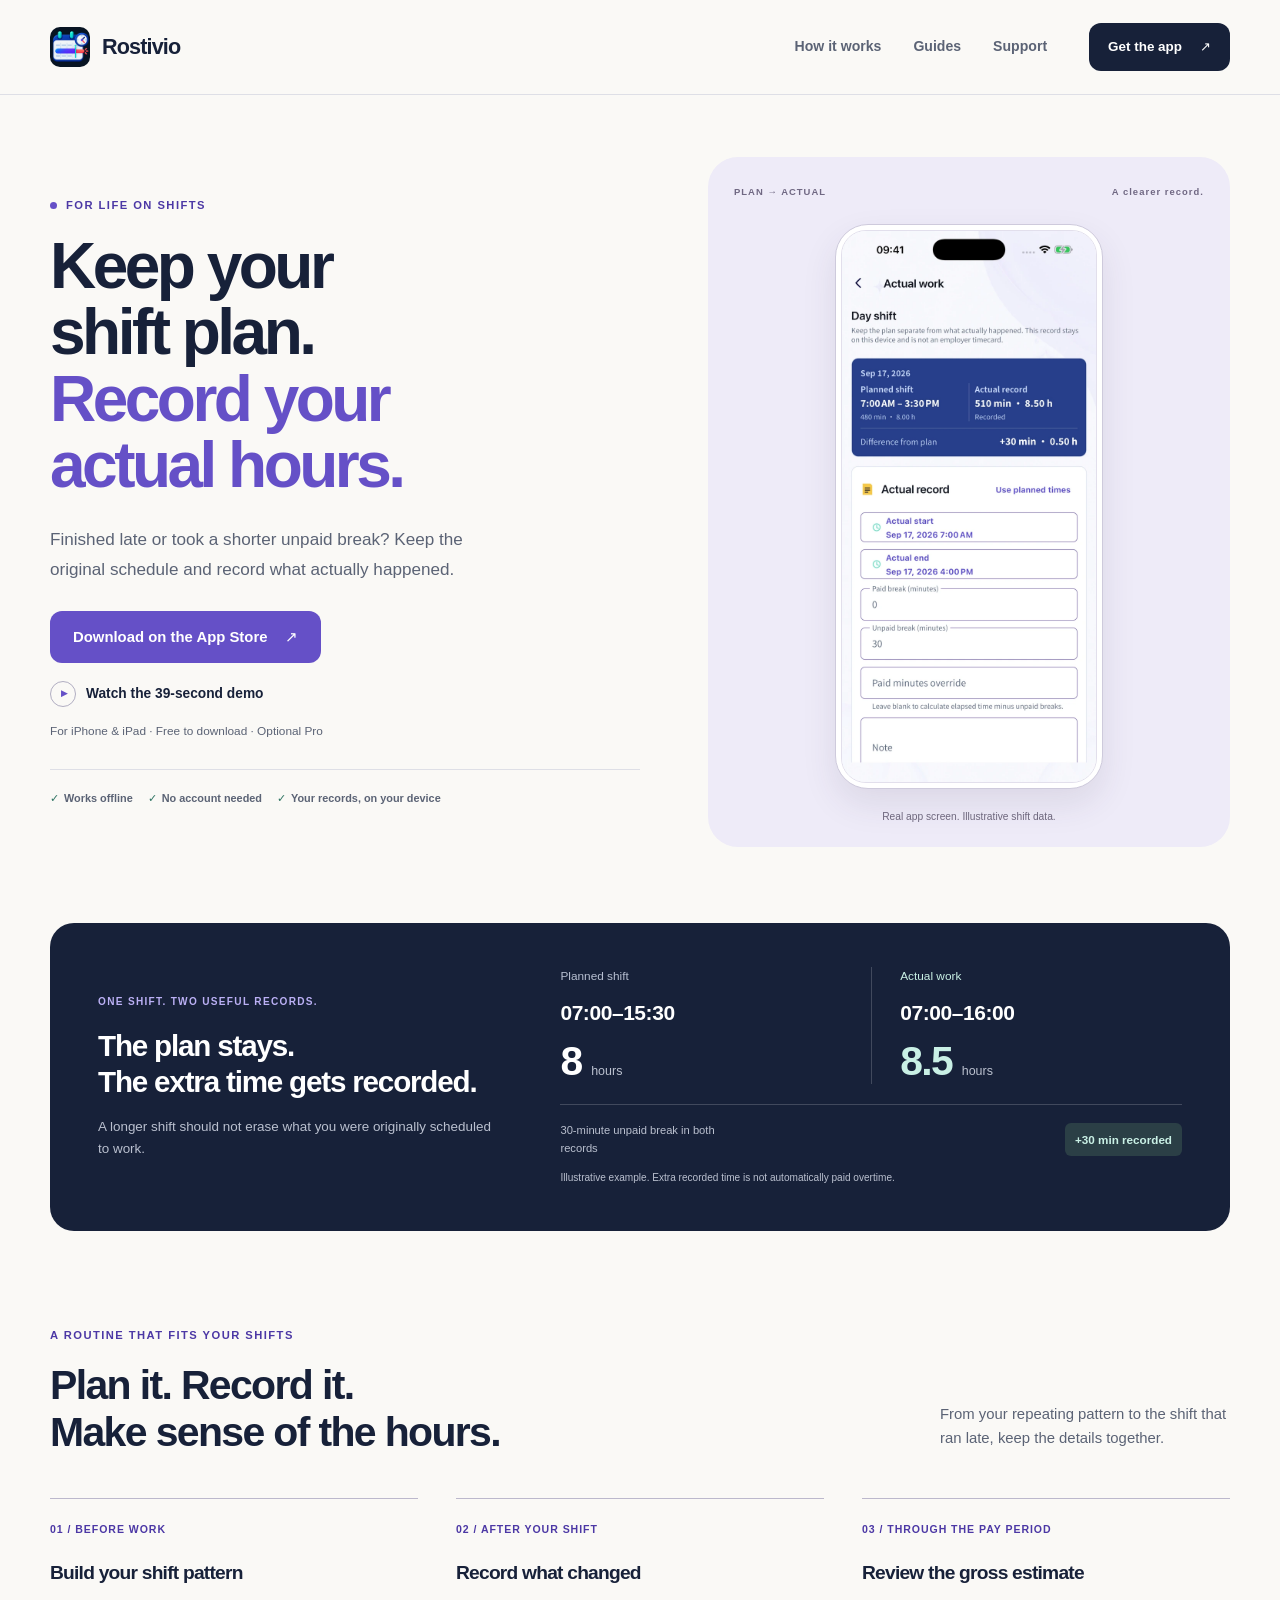
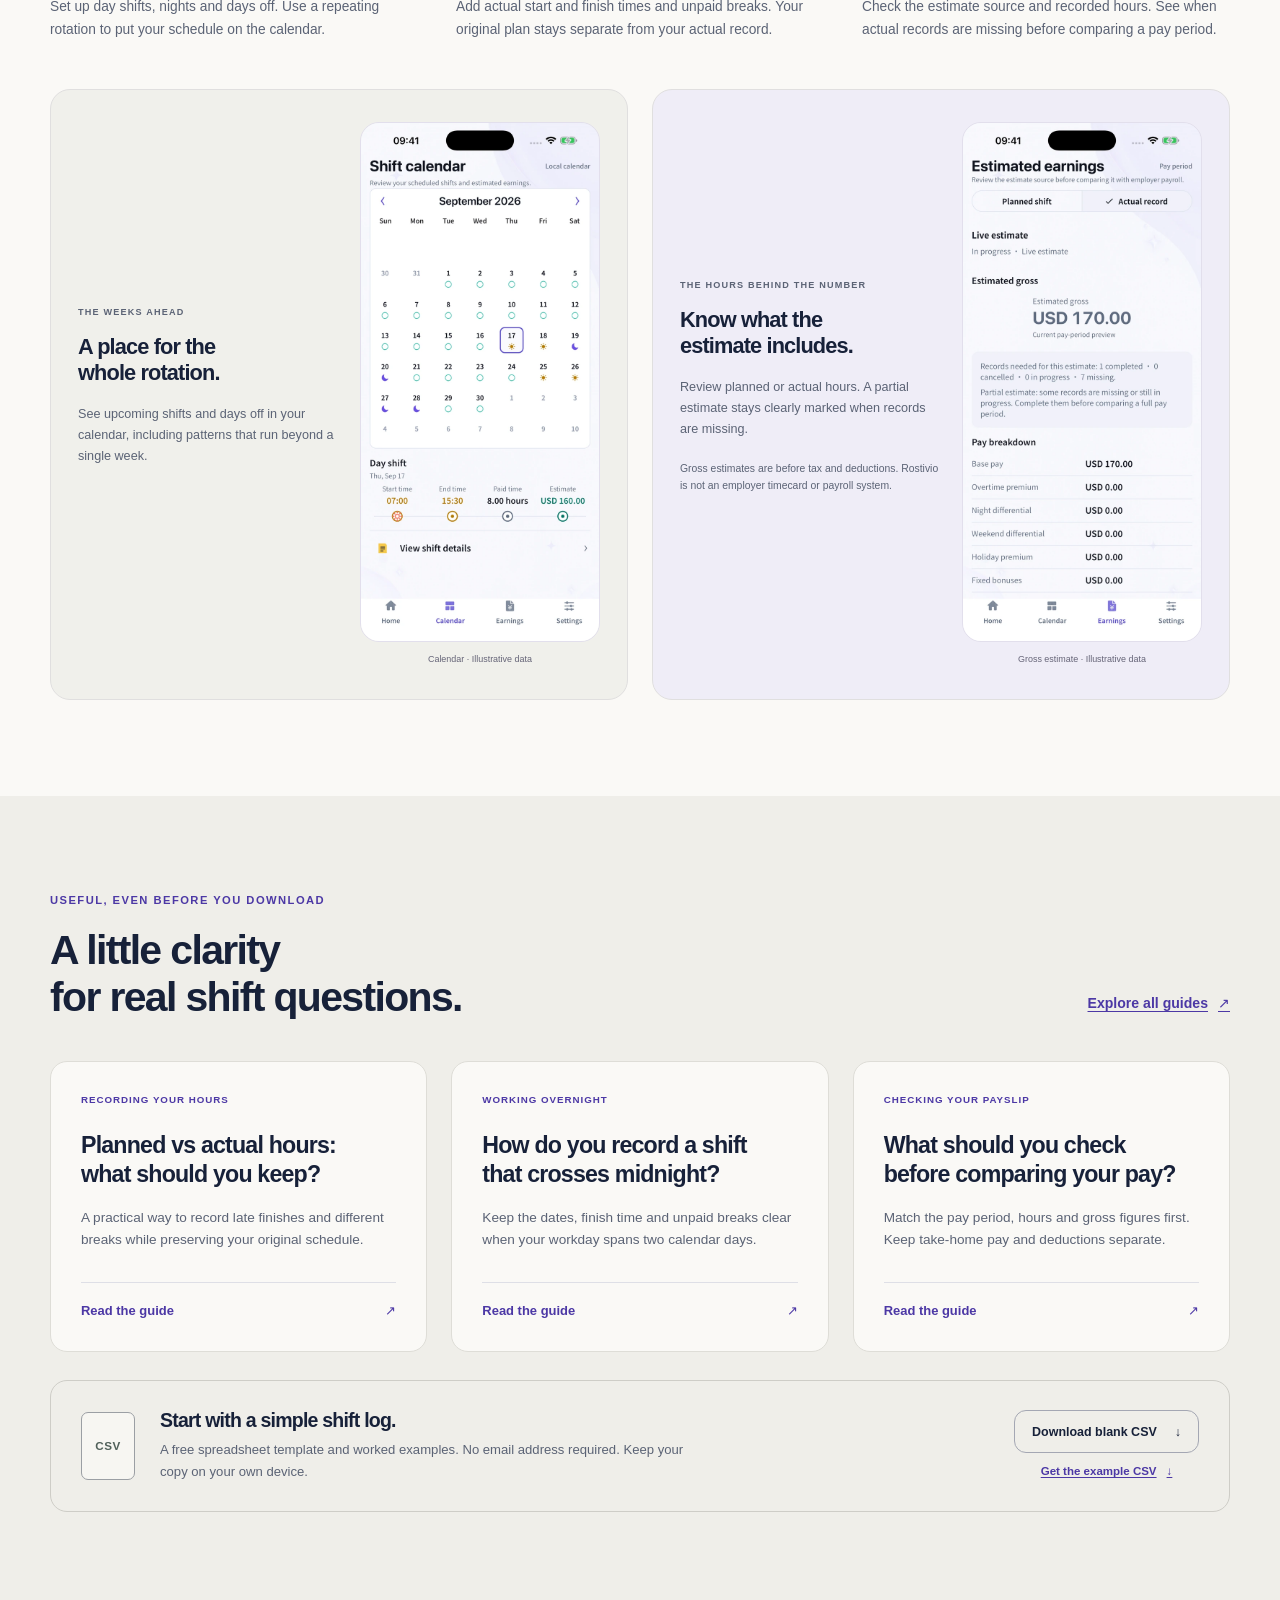
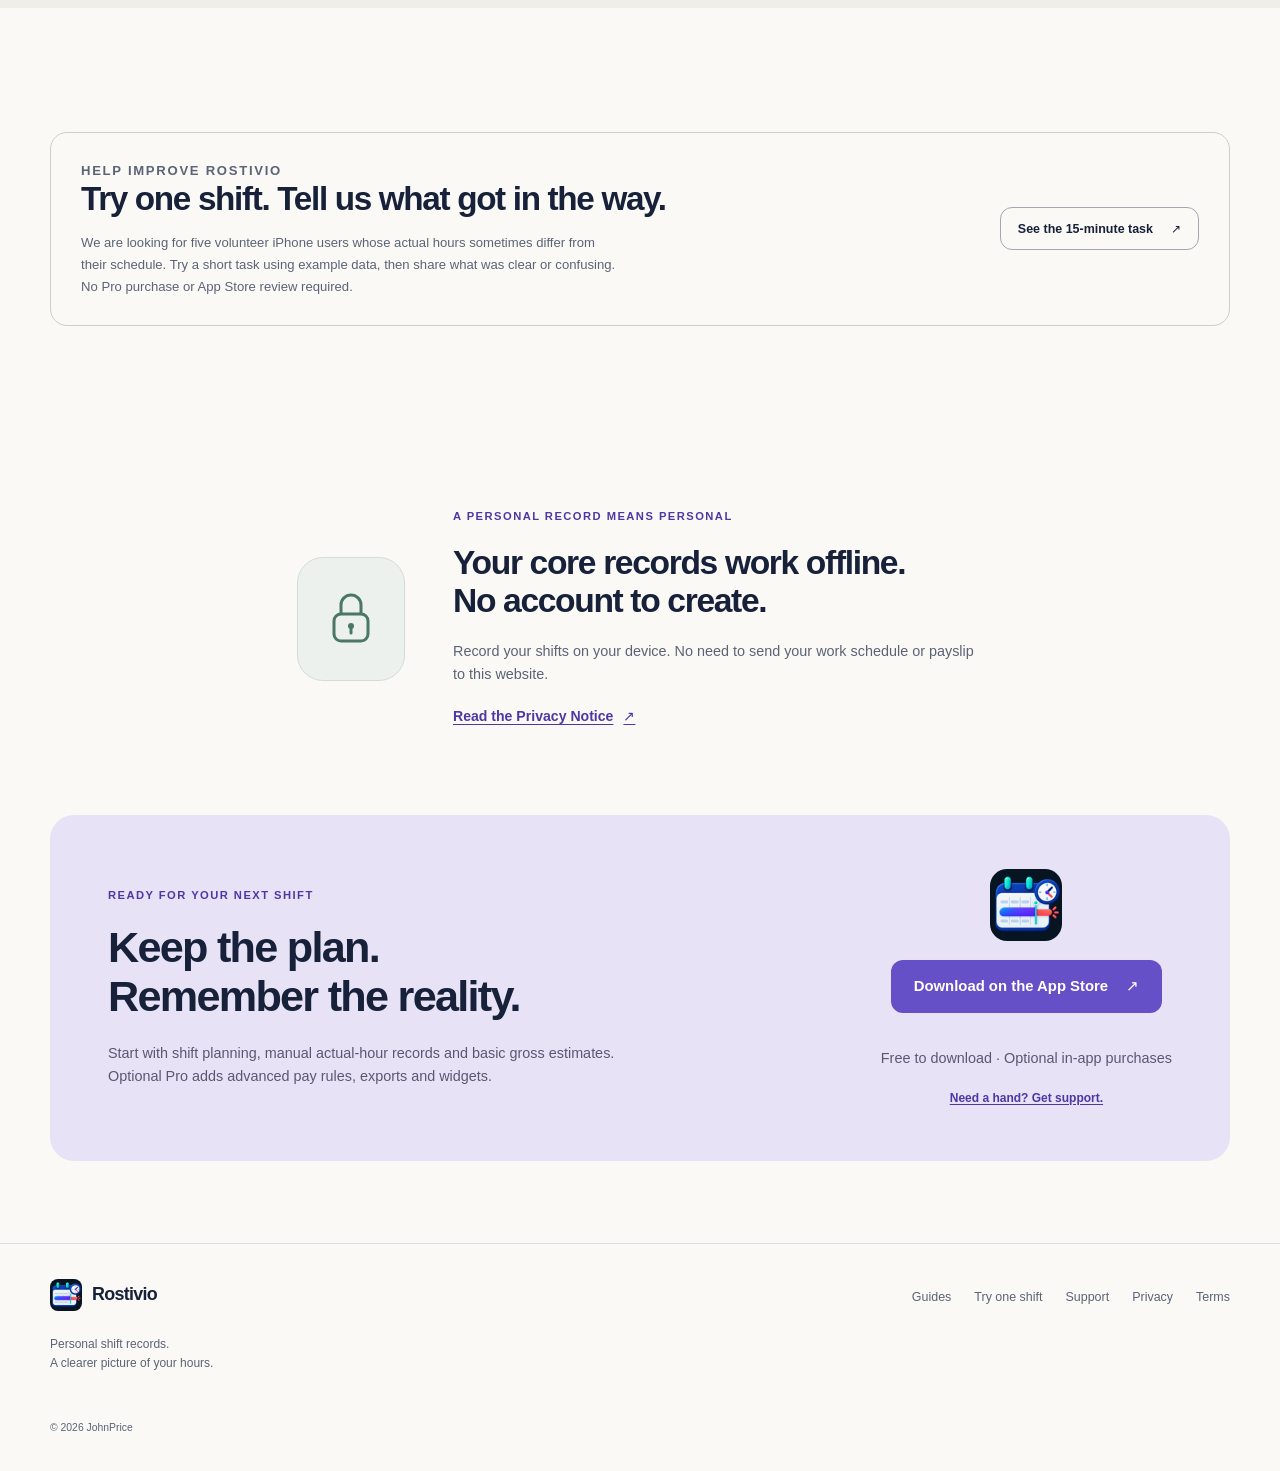
<file: index.html>
<!doctype html>
<html lang="en">
<head>
  <meta charset="utf-8">
  <meta name="viewport" content="width=device-width, initial-scale=1">
  <title>Rostivio — Shift Planner & Actual Work Hours for iPhone</title>
  <meta name="description" content="Keep your shift plan and actual hours separate. Plan rotations, record breaks, and review gross pay estimates with Rostivio for iPhone and iPad. Free to download.">
  <meta name="theme-color" content="#faf9f6">
  <link rel="canonical" href="https://johnpriceapps.github.io/rostivio/">
  <meta property="og:type" content="website">
  <meta property="og:site_name" content="Rostivio">
  <meta property="og:title" content="Keep your shift plan. Record your actual hours.">
  <meta property="og:description" content="A personal shift planner and work-hours record for iPhone and iPad. Free to download. Core records work offline, without an account.">
  <meta property="og:url" content="https://johnpriceapps.github.io/rostivio/">
  <meta property="og:image" content="https://johnpriceapps.github.io/rostivio/assets/rostivio-icon-512.png">
  <meta property="og:image:width" content="512">
  <meta property="og:image:height" content="512">
  <meta property="og:image:alt" content="Rostivio app icon: a calendar and clock">
  <meta name="twitter:card" content="summary">
  <meta name="twitter:title" content="Rostivio — Your plan and your actual hours">
  <meta name="twitter:description" content="Plan shifts, record what actually happened, and review gross pay estimates.">
  <meta name="twitter:image" content="https://johnpriceapps.github.io/rostivio/assets/rostivio-icon-512.png">
  <link rel="icon" type="image/png" href="assets/rostivio-icon-96.png">
  <link rel="apple-touch-icon" href="assets/rostivio-icon-512.png">
  <link rel="stylesheet" href="site.css?v=20260918">
</head>
<body>
  <a class="skip-link" href="#main">Skip to main content</a>
  <header class="site-header">
    <nav class="site-nav container" aria-label="Main navigation">
      <a class="brand" href="./" aria-label="Rostivio home"><img src="assets/rostivio-icon-96.png" width="40" height="40" alt=""><span>Rostivio</span></a>
      <div class="nav-links"><a href="#how-it-works">How it works</a><a href="guides/index.html">Guides</a><a href="support.html">Support</a></div>
      <a class="button nav-download" href="https://apps.apple.com/app/apple-store/id6810204869?pt=121306708&amp;ct=website_202609&amp;mt=8">Get the app <span aria-hidden="true">↗</span></a>
    </nav>
  </header>
  <main id="main">
    <section class="hero container" aria-labelledby="hero-title">
      <div class="hero-copy">
        <p class="eyebrow"><span class="eyebrow-dot" aria-hidden="true"></span> For life on shifts</p>
        <h1 id="hero-title">Keep your<br> shift plan.<br> <span>Record your<br> actual hours.</span></h1>
        <p class="hero-description">Finished late or took a shorter unpaid break? Keep the original schedule and record what actually happened.</p>
        <div class="hero-actions">
          <a class="button button-primary" href="https://apps.apple.com/app/apple-store/id6810204869?pt=121306708&amp;ct=website_202609&amp;mt=8">Download on the App Store <span aria-hidden="true">↗</span></a>
          <a class="text-link video-link" href="https://youtube.com/shorts/kN9sprrV914"><span class="play-icon" aria-hidden="true">▶</span> Watch the 39-second demo</a>
        </div>
        <p class="download-note">For iPhone &amp; iPad · Free to download · Optional Pro</p>
        <ul class="hero-trust" aria-label="Core app benefits"><li>Works offline</li><li>No account needed</li><li>Your records, on your device</li></ul>
      </div>
      <figure class="hero-visual">
        <div class="visual-heading"><span class="mini-label">PLAN → ACTUAL</span><span class="mini-label">A clearer record.</span></div>
        <div class="hero-screen-wrap"><img class="app-screen hero-screen" src="assets/actual-work.webp" width="660" height="1434" fetchpriority="high" alt="Rostivio Actual Work screen showing an 8-hour planned shift, 8.5 actual hours, and a 30-minute difference. Actual start is 7 AM, end is 4 PM, and unpaid break is 30 minutes."></div>
        <figcaption>Real app screen. Illustrative shift data.</figcaption>
      </figure>
    </section>

    <section class="example-section container" aria-labelledby="example-title">
      <div class="example-intro"><p class="eyebrow">One shift. Two useful records.</p><h2 id="example-title">The plan stays.<br>The extra time gets recorded.</h2><p>A longer shift should not erase what you were originally scheduled to work.</p></div>
      <div class="shift-comparison">
        <div class="comparison-columns">
          <div class="comparison-record"><p class="comparison-label">Planned shift</p><p class="comparison-time">07:00–15:30</p><p class="comparison-hours">8 <span>hours</span></p></div>
          <div class="comparison-record actual"><p class="comparison-label">Actual work</p><p class="comparison-time">07:00–16:00</p><p class="comparison-hours">8.5 <span>hours</span></p></div>
        </div>
        <div class="comparison-result"><span>30-minute unpaid break in both records</span><strong>+30 min recorded</strong></div>
        <p class="example-note">Illustrative example. Extra recorded time is not automatically paid overtime.</p>
      </div>
    </section>

    <section class="workflow-section container section-space" id="how-it-works" aria-labelledby="workflow-title">
      <div class="section-heading"><div><p class="eyebrow">A routine that fits your shifts</p><h2 id="workflow-title">Plan it. Record it.<br>Make sense of the hours.</h2></div><p>From your repeating pattern to the shift that ran late, keep the details together.</p></div>
      <div class="workflow-grid">
        <article class="workflow-step"><span class="step-number">01 / BEFORE WORK</span><h3>Build your shift pattern</h3><p>Set up day shifts, nights and days off. Use a repeating rotation to put your schedule on the calendar.</p></article>
        <article class="workflow-step"><span class="step-number">02 / AFTER YOUR SHIFT</span><h3>Record what changed</h3><p>Add actual start and finish times and unpaid breaks. Your original plan stays separate from your actual record.</p></article>
        <article class="workflow-step"><span class="step-number">03 / THROUGH THE PAY PERIOD</span><h3>Review the gross estimate</h3><p>Check the estimate source and recorded hours. See when actual records are missing before comparing a pay period.</p></article>
      </div>
      <div class="product-grid">
        <article class="product-panel calendar-panel"><div class="product-copy"><p class="eyebrow">The weeks ahead</p><h3>A place for the whole rotation.</h3><p>See upcoming shifts and days off in your calendar, including patterns that run beyond a single week.</p></div><figure><img class="app-screen" src="assets/shift-calendar.webp" width="660" height="1434" loading="lazy" decoding="async" alt="Rostivio September calendar showing a repeating day, night and off-duty shift pattern."><figcaption>Calendar · Illustrative data</figcaption></figure></article>
        <article class="product-panel earnings-panel"><div class="product-copy"><p class="eyebrow">The hours behind the number</p><h3>Know what the estimate includes.</h3><p>Review planned or actual hours. A partial estimate stays clearly marked when records are missing.</p><p class="product-fine-print">Gross estimates are before tax and deductions. Rostivio is not an employer timecard or payroll system.</p></div><figure><img class="app-screen" src="assets/gross-pay-estimate.webp" width="660" height="1434" loading="lazy" decoding="async" alt="Rostivio shows a USD 170 gross estimate from one completed actual record, with seven missing records and a visible partial-estimate notice."><figcaption>Gross estimate · Illustrative data</figcaption></figure></article>
      </div>
    </section>

    <section class="guides-section section-space" aria-labelledby="guides-title"><div class="container">
      <div class="section-heading"><div><p class="eyebrow">Useful, even before you download</p><h2 id="guides-title">A little clarity<br>for real shift questions.</h2></div><a class="text-link" href="guides/index.html">Explore all guides <span aria-hidden="true">↗</span></a></div>
      <div class="guide-grid">
        <article class="guide-card"><span class="guide-topic">RECORDING YOUR HOURS</span><h3><a href="guides/planned-vs-actual.html">Planned vs actual hours: what should you keep?</a></h3><p>A practical way to record late finishes and different breaks while preserving your original schedule.</p><a class="guide-read" href="guides/planned-vs-actual.html" aria-label="Read the planned vs actual hours guide">Read the guide <span aria-hidden="true">↗</span></a></article>
        <article class="guide-card"><span class="guide-topic">WORKING OVERNIGHT</span><h3><a href="guides/overnight-shifts.html">How do you record a shift that crosses midnight?</a></h3><p>Keep the dates, finish time and unpaid breaks clear when your workday spans two calendar days.</p><a class="guide-read" href="guides/overnight-shifts.html" aria-label="Read the overnight shifts guide">Read the guide <span aria-hidden="true">↗</span></a></article>
        <article class="guide-card"><span class="guide-topic">CHECKING YOUR PAYSLIP</span><h3><a href="guides/payslip-check.html">What should you check before comparing your pay?</a></h3><p>Match the pay period, hours and gross figures first. Keep take-home pay and deductions separate.</p><a class="guide-read" href="guides/payslip-check.html" aria-label="Read the payslip comparison guide">Read the guide <span aria-hidden="true">↗</span></a></article>
      </div>
      <div class="template-banner"><div class="template-symbol" aria-hidden="true">CSV</div><div class="template-copy"><h3>Start with a simple shift log.</h3><p>A free spreadsheet template and worked examples. No email address required. Keep your copy on your own device.</p></div><div class="template-actions"><a class="button button-secondary" href="downloads/shift-log-template.csv" download>Download blank CSV <span aria-hidden="true">↓</span></a><a class="text-link" href="downloads/shift-log-examples.csv" download>Get the example CSV <span aria-hidden="true">↓</span></a></div></div>
    </div></section>

    <section class="container section-space" aria-labelledby="try-one-shift-title">
      <div class="template-banner">
        <div class="template-copy"><p class="eyebrow">Help improve Rostivio</p><h2 id="try-one-shift-title">Try one shift. Tell us what got in the way.</h2><p>We are looking for five volunteer iPhone users whose actual hours sometimes differ from their schedule. Try a short task using example data, then share what was clear or confusing. No Pro purchase or App Store review required.</p></div>
        <div class="template-actions"><a class="button button-secondary" href="try-one-shift.html">See the 15-minute task <span aria-hidden="true">↗</span></a></div>
      </div>
    </section>

    <section class="privacy-section container section-space" aria-labelledby="privacy-title"><div class="privacy-mark" aria-hidden="true"><svg viewBox="0 0 64 64" fill="none"><rect x="15" y="27" width="34" height="27" rx="7" stroke="currentColor" stroke-width="3"/><path d="M22 27v-9a10 10 0 0 1 20 0v9" stroke="currentColor" stroke-width="3"/><circle cx="32" cy="39" r="3" fill="currentColor"/><path d="M32 41v5" stroke="currentColor" stroke-width="3" stroke-linecap="round"/></svg></div><div><p class="eyebrow">A personal record means personal</p><h2 id="privacy-title">Your core records work offline.<br>No account to create.</h2><p>Record your shifts on your device. No need to send your work schedule or payslip to this website.</p><a class="text-link" href="privacy.html">Read the Privacy Notice <span aria-hidden="true">↗</span></a></div></section>

    <section class="download-section container" aria-labelledby="download-title"><div><p class="eyebrow">Ready for your next shift</p><h2 id="download-title">Keep the plan.<br>Remember the reality.</h2><p>Start with shift planning, manual actual-hour records and basic gross estimates. Optional Pro adds advanced pay rules, exports and widgets.</p></div><div class="download-action"><img src="assets/rostivio-icon-96.png" width="72" height="72" alt="" loading="lazy"><a class="button button-primary" href="https://apps.apple.com/app/apple-store/id6810204869?pt=121306708&amp;ct=website_202609&amp;mt=8">Download on the App Store <span aria-hidden="true">↗</span></a><p>Free to download · Optional in-app purchases</p><a class="text-link" href="support.html">Need a hand? Get support.</a></div></section>
  </main>
  <footer class="site-footer"><div class="container footer-inner"><div class="footer-brand"><a class="brand" href="./"><img src="assets/rostivio-icon-96.png" width="32" height="32" alt=""><span>Rostivio</span></a><p>Personal shift records.<br>A clearer picture of your hours.</p></div><nav class="footer-links" aria-label="Footer"><a href="guides/index.html">Guides</a><a href="try-one-shift.html">Try one shift</a><a href="support.html">Support</a><a href="privacy.html">Privacy</a><a href="terms.html">Terms</a></nav><small>© 2026 JohnPrice</small></div></footer>
</body>
</html>
</file>
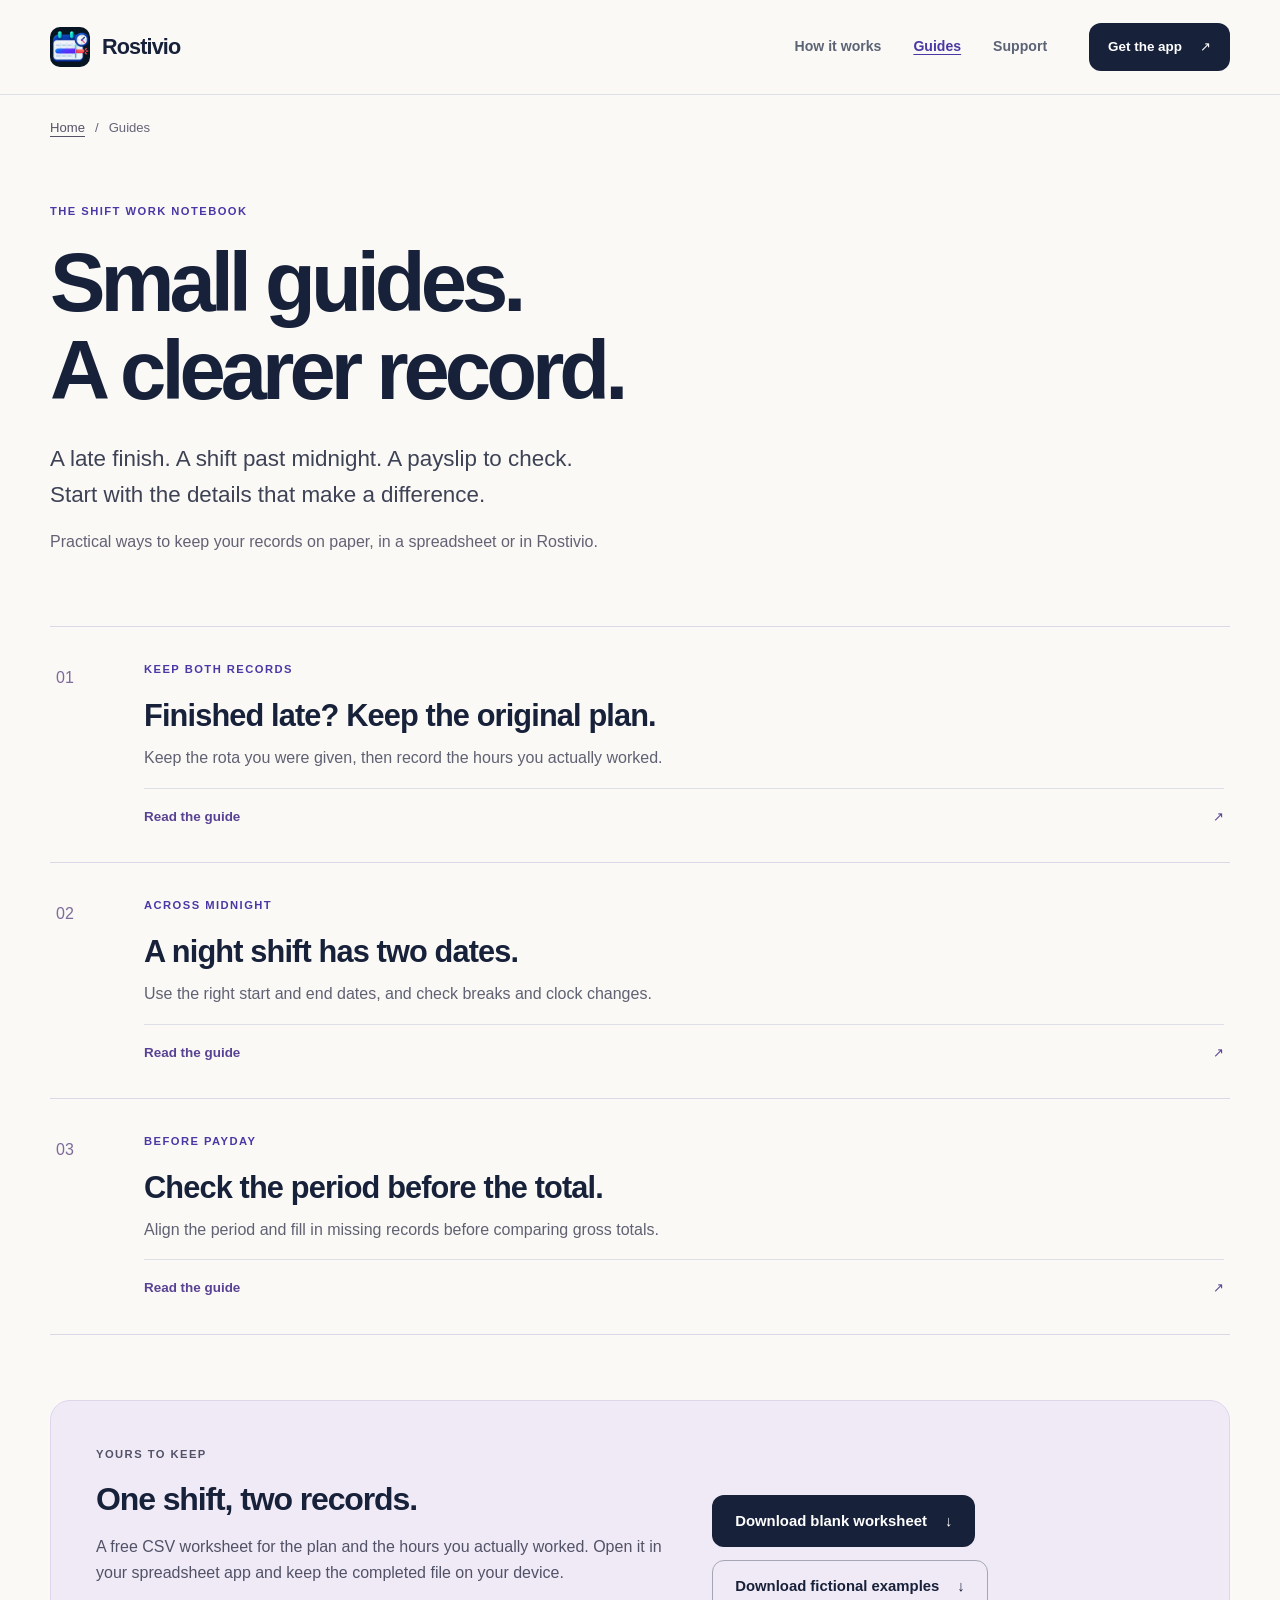
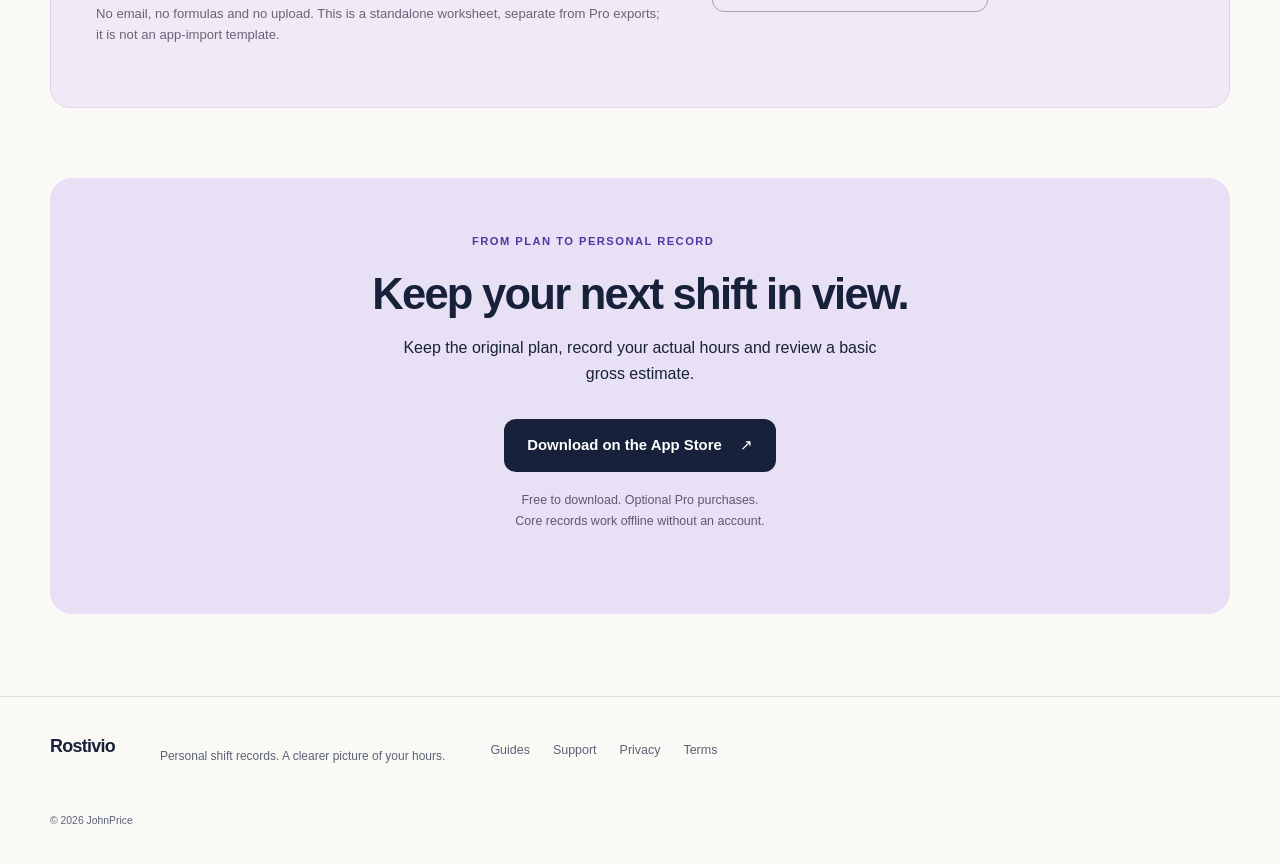
<file: guides/index.html>
<!doctype html>
<html lang="en"><head><meta charset="utf-8"><meta name="viewport" content="width=device-width, initial-scale=1">
<title>Shift work guides &amp; free hours worksheet | Rostivio</title><meta name="description" content="Practical guides to planned and actual work hours, overnight shifts and payslip checks. Download a free CSV worksheet, with no email or upload.">
<link rel="canonical" href="https://johnpriceapps.github.io/rostivio/guides/"><link rel="icon" type="image/png" href="../assets/rostivio-icon-96.png">
<meta property="og:type" content="website"><meta property="og:site_name" content="Rostivio"><meta property="og:title" content="Shift work guides &amp; free hours worksheet"><meta property="og:description" content="Practical guides to planned and actual work hours, overnight shifts and payslip checks. Download a free CSV worksheet, with no email or upload."><meta property="og:url" content="https://johnpriceapps.github.io/rostivio/guides/"><meta property="og:image" content="https://johnpriceapps.github.io/rostivio/assets/rostivio-icon-512.png"><meta property="og:image:alt" content="Rostivio app icon"><meta name="twitter:card" content="summary">
<link rel="stylesheet" href="../site.css"><link rel="stylesheet" href="../guides.css">
<script type="application/ld+json">{"@context":"https://schema.org","@graph":[{"@type":"BreadcrumbList","itemListElement":[{"@type":"ListItem","position":1,"name":"Rostivio","item":"https://johnpriceapps.github.io/rostivio/"},{"@type":"ListItem","position":2,"name":"Shift work guides","item":"https://johnpriceapps.github.io/rostivio/guides/"}]}]}</script>
</head><body class="guides-page"><a class="skip-link" href="#main">Skip to main content</a>
<header class="site-header"><nav class="site-nav container" aria-label="Main navigation">
<a class="brand" href="../index.html"><img src="../assets/rostivio-icon-96.png" width="40" height="40" alt=""><span>Rostivio</span></a>
<div class="nav-links"><a href="../index.html#how-it-works">How it works</a><a href="index.html" aria-current="page">Guides</a><a href="../support.html">Support</a></div>
<a class="button nav-download" href="https://apps.apple.com/app/apple-store/id6810204869?pt=121306708&amp;ct=website_202609&amp;mt=8">Get the app <span aria-hidden="true">↗</span></a>
</nav></header><main id="main" class="container guide-main"><nav class="breadcrumb" aria-label="Breadcrumb"><a href="../index.html">Home</a><span aria-hidden="true">/</span><span aria-current="page">Guides</span></nav>
<section class="guide-hub-heading"><p class="eyebrow">THE SHIFT WORK NOTEBOOK</p><h1>Small guides.<br>A clearer record.</h1><p class="hub-lead">A late finish. A shift past midnight. A payslip to check.<br>Start with the details that make a difference.</p><p>Practical ways to keep your records on paper, in a spreadsheet or in Rostivio.</p></section>
<section class="guide-list" aria-label="Shift work guides"><a class="guide-tile" href="planned-vs-actual.html"><span class="guide-number" aria-hidden="true">01</span><span class="guide-tile-copy"><span class="eyebrow">KEEP BOTH RECORDS</span><h2>Finished late? Keep the original plan.</h2><p>Keep the rota you were given, then record the hours you actually worked.</p><span class="guide-read">Read the guide <span aria-hidden="true">↗</span></span></span></a>
<a class="guide-tile" href="overnight-shifts.html"><span class="guide-number" aria-hidden="true">02</span><span class="guide-tile-copy"><span class="eyebrow">ACROSS MIDNIGHT</span><h2>A night shift has two dates.</h2><p>Use the right start and end dates, and check breaks and clock changes.</p><span class="guide-read">Read the guide <span aria-hidden="true">↗</span></span></span></a>
<a class="guide-tile" href="payslip-check.html"><span class="guide-number" aria-hidden="true">03</span><span class="guide-tile-copy"><span class="eyebrow">BEFORE PAYDAY</span><h2>Check the period before the total.</h2><p>Align the period and fill in missing records before comparing gross totals.</p><span class="guide-read">Read the guide <span aria-hidden="true">↗</span></span></span></a></section>
<section class="worksheet-panel" aria-labelledby="worksheet-title"><div><p class="eyebrow">YOURS TO KEEP</p><h2 id="worksheet-title">One shift, two records.</h2><p>A free CSV worksheet for the plan and the hours you actually worked. Open it in your spreadsheet app and keep the completed file on your device.</p><p class="worksheet-detail">No email, no formulas and no upload. This is a standalone worksheet, separate from Pro exports; it is not an app-import template.</p></div><div class="worksheet-actions"><a class="button" href="../downloads/shift-log-template.csv" download>Download blank worksheet <span aria-hidden="true">↓</span></a><a class="button button-secondary" href="../downloads/shift-log-examples.csv" download>Download fictional examples <span aria-hidden="true">↓</span></a></div></section>
<section class="guide-download" aria-labelledby="download-title"><p class="eyebrow">FROM PLAN TO PERSONAL RECORD</p><h2 id="download-title">Keep your next shift in view.</h2><p>Keep the original plan, record your actual hours and review a basic gross estimate.</p><a class="button" href="https://apps.apple.com/app/apple-store/id6810204869?pt=121306708&amp;ct=website_202609&amp;mt=8">Download on the App Store <span aria-hidden="true">↗</span></a><p class="download-note">Free to download. Optional Pro purchases.<br>Core records work offline without an account.</p></section></main><footer class="site-footer"><div class="container footer-inner">
<a class="brand" href="../index.html">Rostivio</a><p>Personal shift records. A clearer picture of your hours.</p>
<nav class="footer-links" aria-label="Footer"><a href="index.html">Guides</a><a href="../support.html">Support</a><a href="../privacy.html">Privacy</a><a href="../terms.html">Terms</a></nav>
<small>© 2026 JohnPrice</small></div></footer></body></html>
</file>
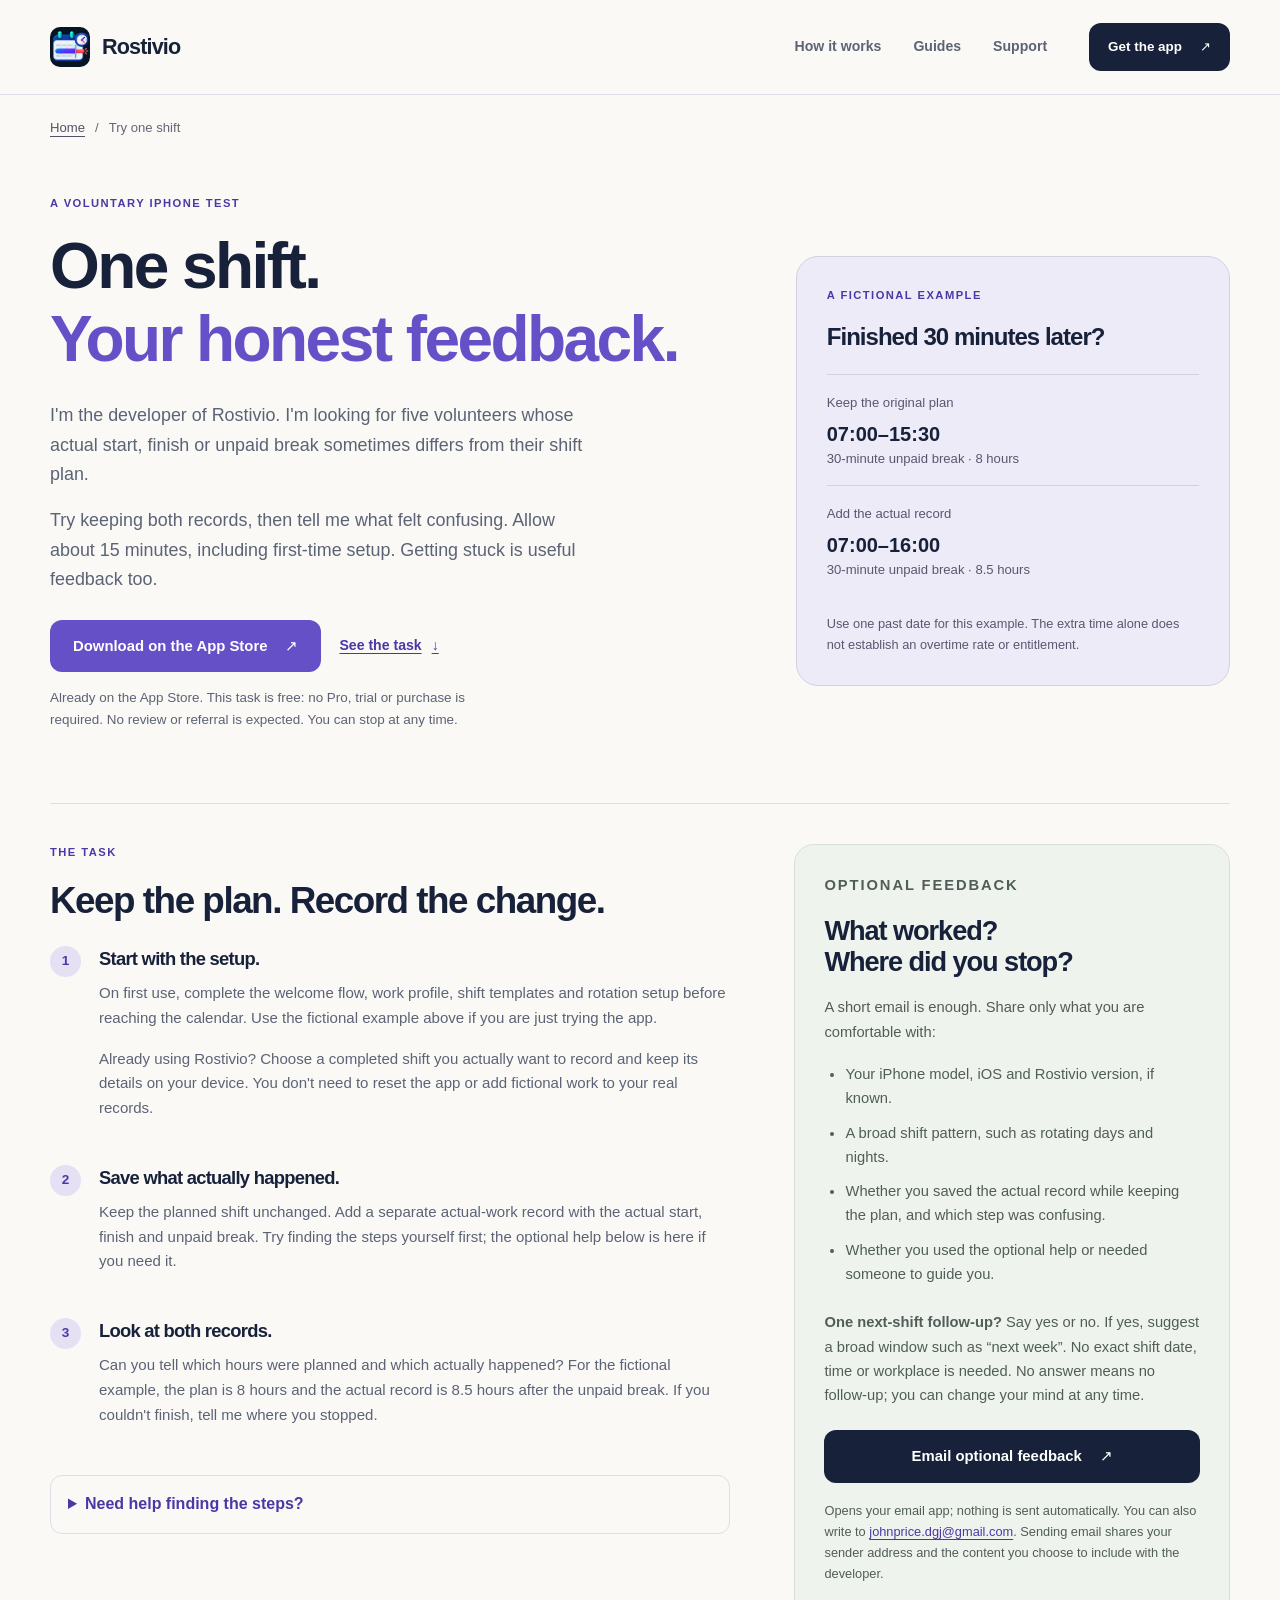
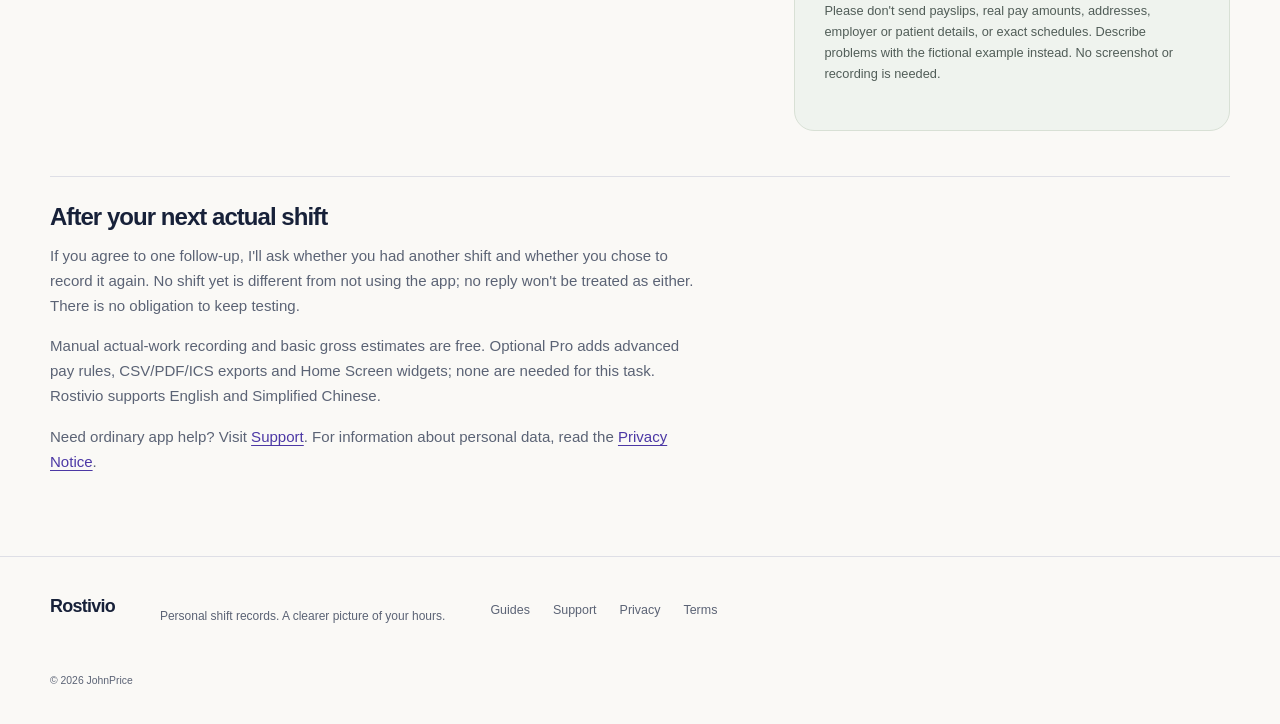
<file: try-one-shift.html>
<!doctype html>
<html lang="en">
<head>
  <meta charset="utf-8">
  <meta name="viewport" content="width=device-width, initial-scale=1">
  <title>Try one shift and share your feedback | Rostivio</title>
  <meta name="description" content="Help improve Rostivio by trying one free shift-recording task on iPhone. Allow about 15 minutes including setup. Feedback and next-shift follow-up are optional.">
  <link rel="canonical" href="https://johnpriceapps.github.io/rostivio/try-one-shift.html">
  <link rel="icon" type="image/png" href="assets/rostivio-icon-96.png">
  <meta property="og:type" content="website">
  <meta property="og:site_name" content="Rostivio">
  <meta property="og:title" content="One shift. Your honest feedback.">
  <meta property="og:description" content="Try keeping your shift plan and actual hours separate. No Pro, trial or purchase is required for this voluntary task.">
  <meta property="og:url" content="https://johnpriceapps.github.io/rostivio/try-one-shift.html">
  <meta property="og:image" content="https://johnpriceapps.github.io/rostivio/assets/rostivio-icon-512.png">
  <meta property="og:image:alt" content="Rostivio app icon">
  <meta name="twitter:card" content="summary">
  <link rel="stylesheet" href="site.css?v=20260918">
  <link rel="stylesheet" href="guides.css">
  <link rel="stylesheet" href="try-one-shift.css">
</head>
<body>
  <a class="skip-link" href="#main">Skip to main content</a>
  <header class="site-header">
    <nav class="site-nav container" aria-label="Main navigation">
      <a class="brand" href="index.html" aria-label="Rostivio home"><img src="assets/rostivio-icon-96.png" width="40" height="40" alt=""><span>Rostivio</span></a>
      <div class="nav-links"><a href="index.html#how-it-works">How it works</a><a href="guides/index.html">Guides</a><a href="support.html">Support</a></div>
      <a class="button nav-download" href="https://apps.apple.com/app/apple-store/id6810204869?pt=121306708&amp;ct=website_202609&amp;mt=8">Get the app <span aria-hidden="true">↗</span></a>
    </nav>
  </header>
  <main id="main" class="container guide-main">
    <nav class="breadcrumb" aria-label="Breadcrumb"><a href="index.html">Home</a><span aria-hidden="true">/</span><span aria-current="page">Try one shift</span></nav>
    <section class="try-hero" aria-labelledby="try-title">
      <div>
        <p class="eyebrow">A voluntary iPhone test</p>
        <h1 id="try-title">One shift.<br><span>Your honest feedback.</span></h1>
        <p class="try-lead">I'm the developer of Rostivio. I'm looking for five volunteers whose actual start, finish or unpaid break sometimes differs from their shift plan.</p>
        <p class="try-lead">Try keeping both records, then tell me what felt confusing. Allow about 15 minutes, including first-time setup. Getting stuck is useful feedback too.</p>
        <div class="try-actions"><a class="button button-primary" href="https://apps.apple.com/app/apple-store/id6810204869?pt=121306708&amp;ct=website_202609&amp;mt=8">Download on the App Store <span aria-hidden="true">↗</span></a><a class="text-link" href="#task">See the task <span aria-hidden="true">↓</span></a></div>
        <p class="try-note">Already on the App Store. This task is free: no Pro, trial or purchase is required. No review or referral is expected. You can stop at any time.</p>
      </div>
      <aside class="try-example" aria-labelledby="example-title">
        <p class="eyebrow">A fictional example</p>
        <h2 id="example-title">Finished 30 minutes later?</h2>
        <dl>
          <div><dt>Keep the original plan</dt><dd>07:00–15:30 <span>30-minute unpaid break · 8 hours</span></dd></div>
          <div><dt>Add the actual record</dt><dd>07:00–16:00 <span>30-minute unpaid break · 8.5 hours</span></dd></div>
        </dl>
        <p>Use one past date for this example. The extra time alone does not establish an overtime rate or entitlement.</p>
      </aside>
    </section>
    <div class="try-layout">
      <section id="task" aria-labelledby="task-title">
        <p class="eyebrow">The task</p>
        <h2 id="task-title">Keep the plan. Record the change.</h2>
        <ol class="try-steps">
          <li><h3>Start with the setup.</h3><p>On first use, complete the welcome flow, work profile, shift templates and rotation setup before reaching the calendar. Use the fictional example above if you are just trying the app.</p><p>Already using Rostivio? Choose a completed shift you actually want to record and keep its details on your device. You don't need to reset the app or add fictional work to your real records.</p></li>
          <li><h3>Save what actually happened.</h3><p>Keep the planned shift unchanged. Add a separate actual-work record with the actual start, finish and unpaid break. Try finding the steps yourself first; the optional help below is here if you need it.</p></li>
          <li><h3>Look at both records.</h3><p>Can you tell which hours were planned and which actually happened? For the fictional example, the plan is 8 hours and the actual record is 8.5 hours after the unpaid break. If you couldn't finish, tell me where you stopped.</p></li>
        </ol>
        <details class="try-help">
          <summary>Need help finding the steps?</summary>
          <ol>
            <li>In <strong>Calendar</strong>, select the shift and choose <strong>View shift details</strong>.</li>
            <li>Open <strong>Actual work</strong>. Enter the actual start, actual end and <strong>Unpaid break (minutes)</strong>.</li>
            <li>For this simple example, leave <strong>Paid minutes override</strong> blank.</li>
            <li>Choose <strong>Save actual work</strong>, then review the plan and actual record. Do not change the original planned finish to match the actual one.</li>
          </ol>
          <p class="try-note">These are the English labels. It's fine to use this help; mention it in your feedback. You can also read the <a href="guides/planned-vs-actual.html">planned and actual hours guide</a>.</p>
        </details>
      </section>
      <section id="feedback" class="try-feedback" aria-labelledby="feedback-title">
        <p class="eyebrow">Optional feedback</p>
        <h2 id="feedback-title">What worked? Where did you stop?</h2>
        <p>A short email is enough. Share only what you are comfortable with:</p>
        <ul>
          <li>Your iPhone model, iOS and Rostivio version, if known.</li>
          <li>A broad shift pattern, such as rotating days and nights.</li>
          <li>Whether you saved the actual record while keeping the plan, and which step was confusing.</li>
          <li>Whether you used the optional help or needed someone to guide you.</li>
        </ul>
        <p><strong>One next-shift follow-up?</strong> Say yes or no. If yes, suggest a broad window such as “next week”. No exact shift date, time or workplace is needed. No answer means no follow-up; you can change your mind at any time.</p>
        <a class="button" href="mailto:johnprice.dgj@gmail.com?subject=Rostivio%20%E2%80%94%20voluntary%20one-shift%20feedback">Email optional feedback <span aria-hidden="true">↗</span></a>
        <p class="try-note">Opens your email app; nothing is sent automatically. You can also write to <a href="mailto:johnprice.dgj@gmail.com">johnprice.dgj@gmail.com</a>. Sending email shares your sender address and the content you choose to include with the developer.</p>
        <p class="try-note">Please don't send payslips, real pay amounts, addresses, employer or patient details, or exact schedules. Describe problems with the fictional example instead. No screenshot or recording is needed.</p>
      </section>
    </div>
    <section class="try-details" aria-labelledby="after-title">
      <h2 id="after-title">After your next actual shift</h2>
      <p>If you agree to one follow-up, I'll ask whether you had another shift and whether you chose to record it again. No shift yet is different from not using the app; no reply won't be treated as either. There is no obligation to keep testing.</p>
      <p>Manual actual-work recording and basic gross estimates are free. Optional Pro adds advanced pay rules, CSV/PDF/ICS exports and Home Screen widgets; none are needed for this task. Rostivio supports English and Simplified Chinese.</p>
      <p>Need ordinary app help? Visit <a href="support.html">Support</a>. For information about personal data, read the <a href="privacy.html">Privacy Notice</a>.</p>
    </section>
  </main>
  <footer class="site-footer"><div class="container footer-inner"><a class="brand" href="index.html">Rostivio</a><p>Personal shift records. A clearer picture of your hours.</p><nav class="footer-links" aria-label="Footer"><a href="guides/index.html">Guides</a><a href="support.html">Support</a><a href="privacy.html">Privacy</a><a href="terms.html">Terms</a></nav><small>© 2026 JohnPrice</small></div></footer>
</body>
</html>
</file>
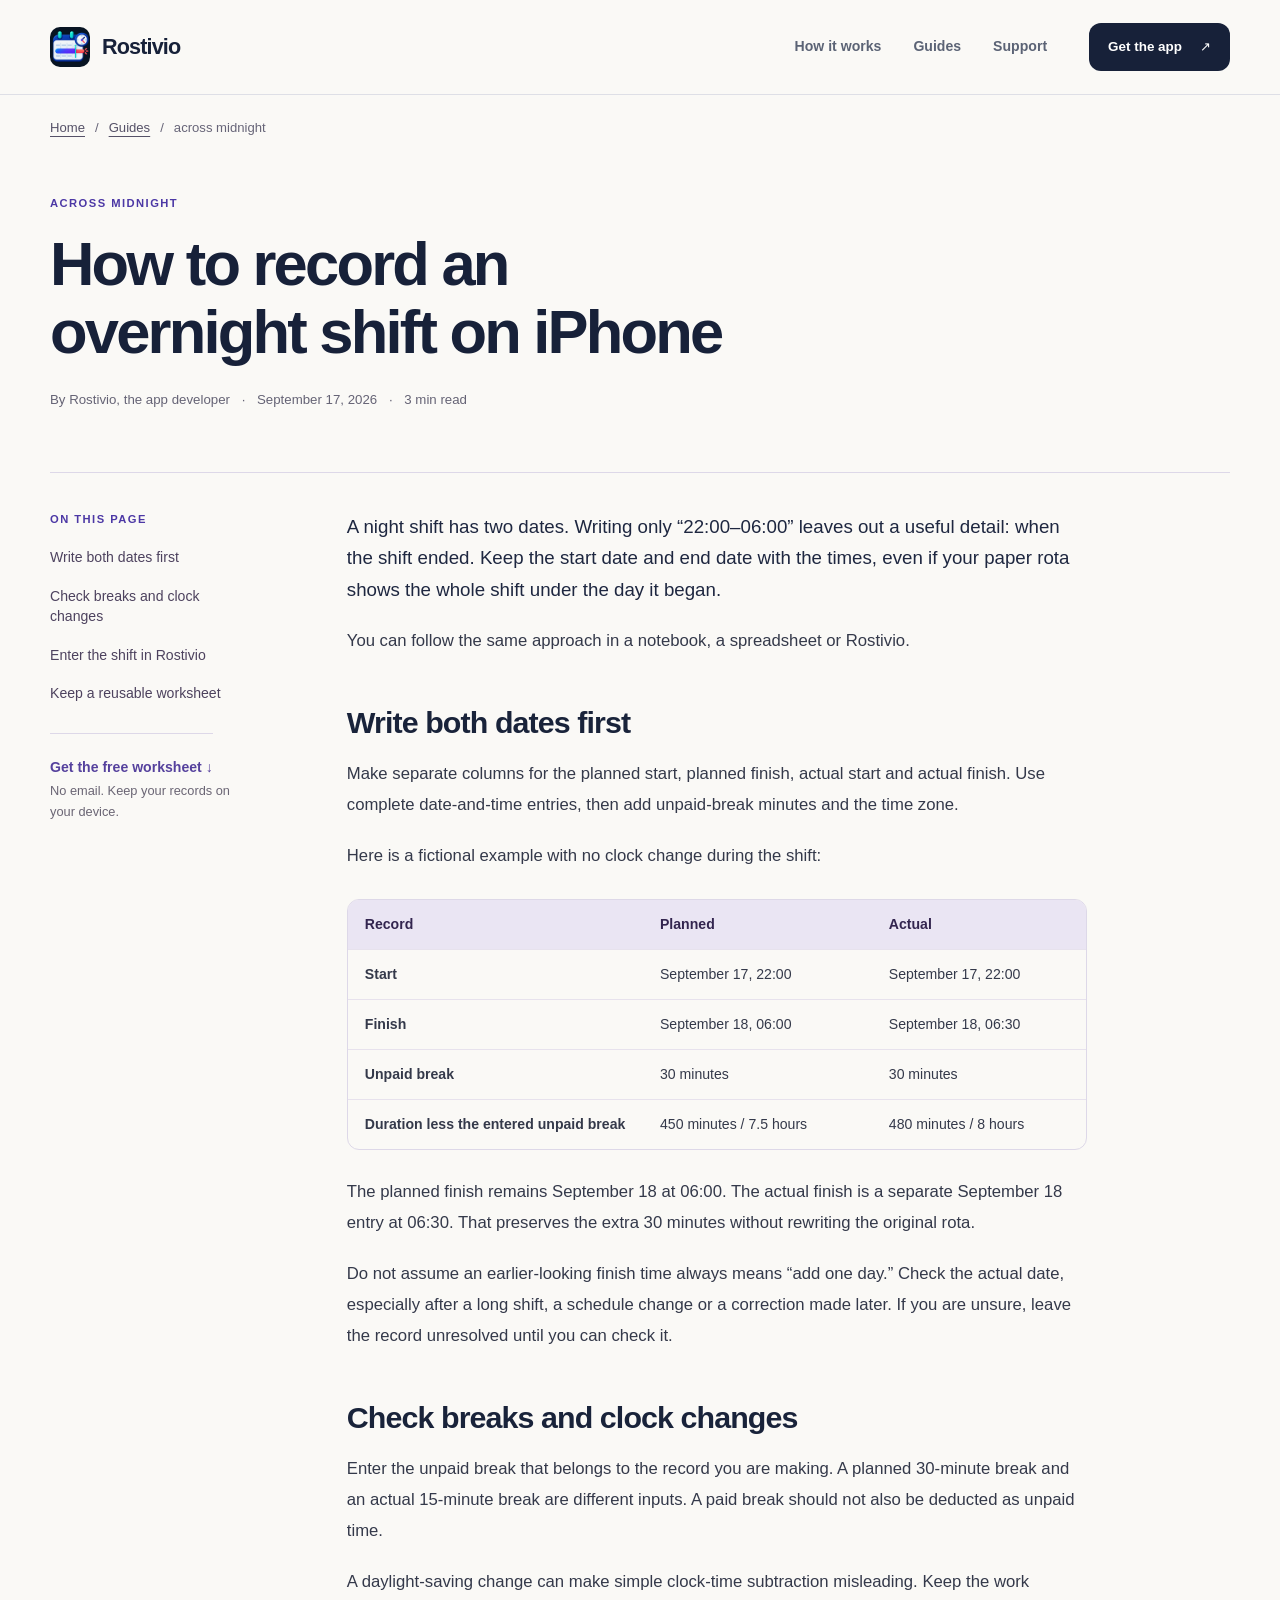
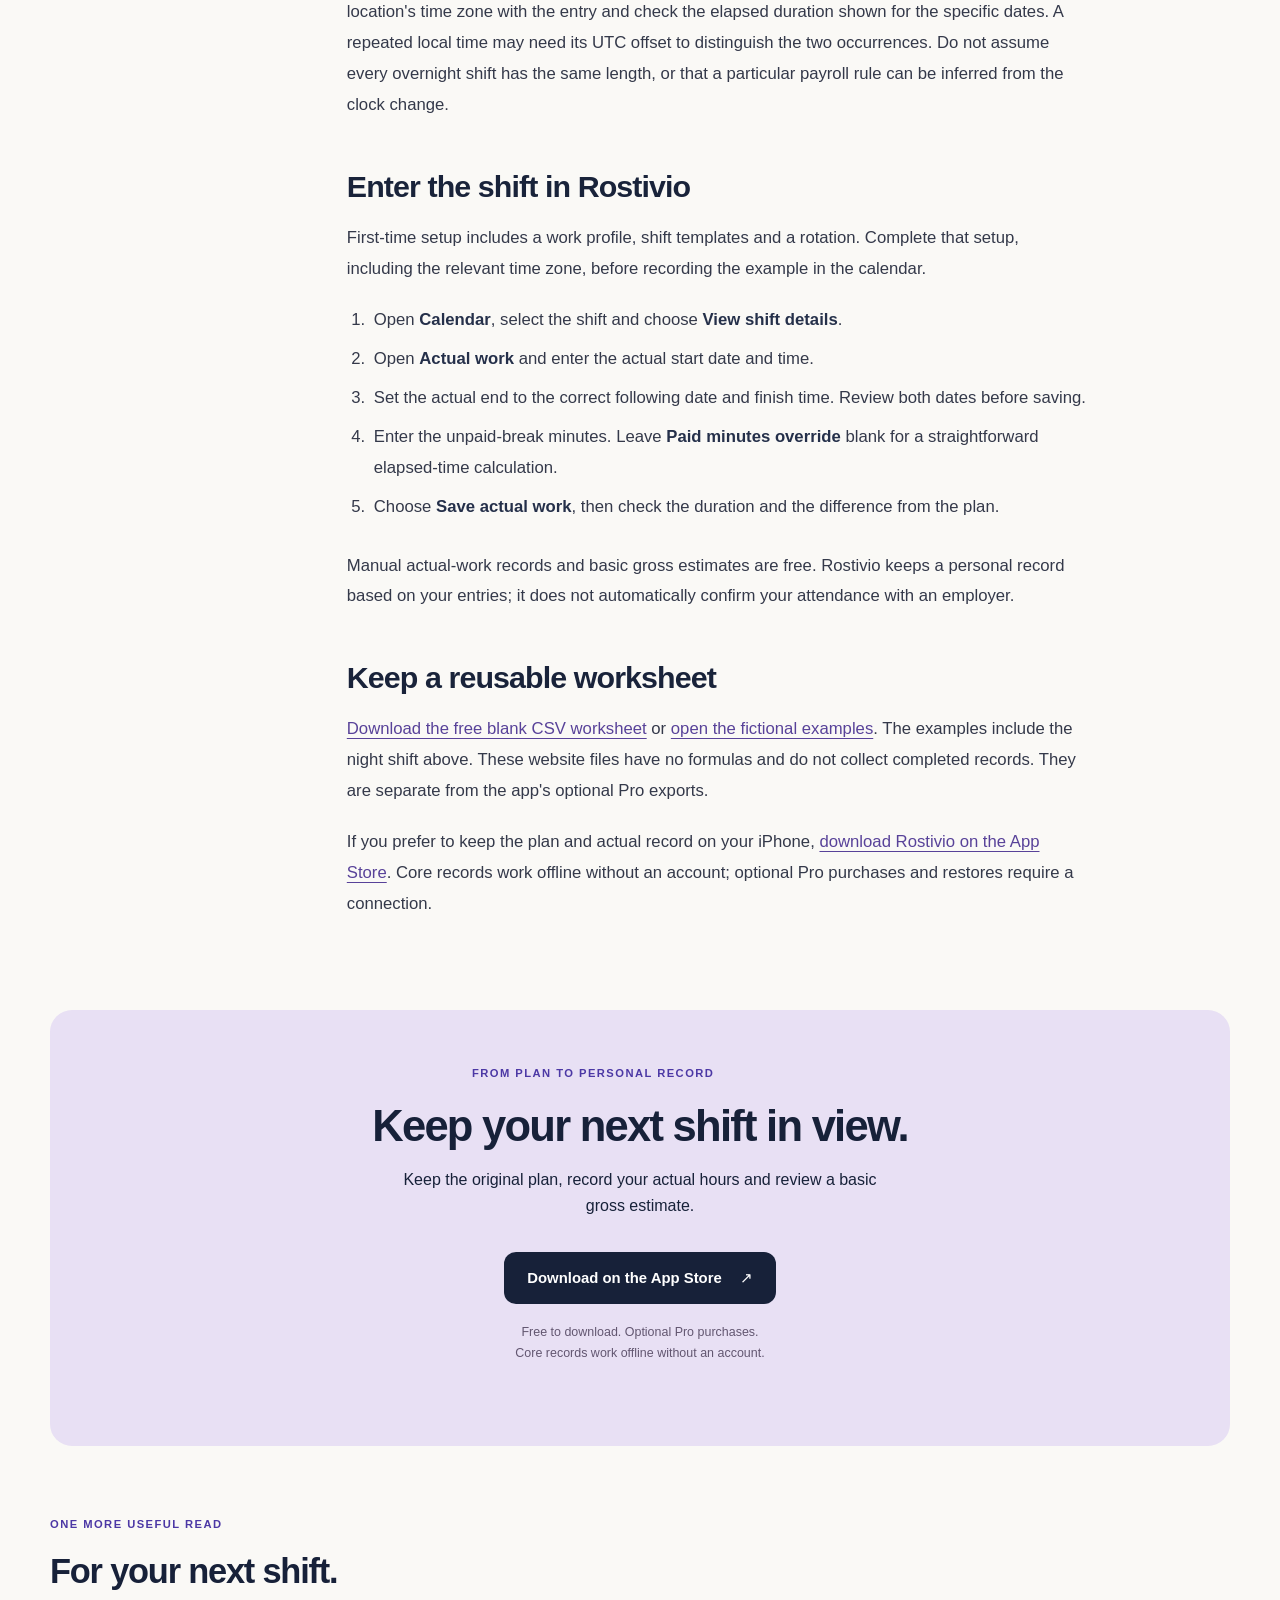
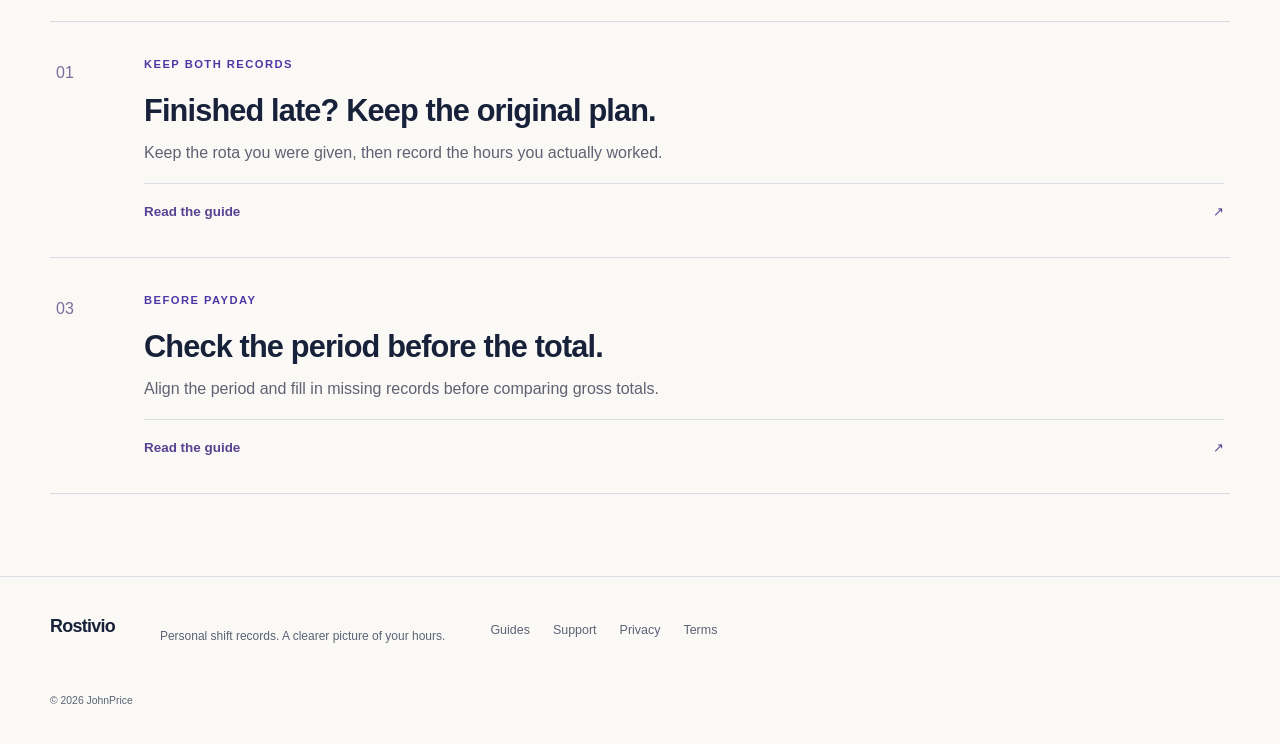
<file: guides/overnight-shifts.html>
<!doctype html>
<html lang="en"><head><meta charset="utf-8"><meta name="viewport" content="width=device-width, initial-scale=1">
<title>How to record an overnight shift on iPhone | Rostivio</title><meta name="description" content="Keep both dates, unpaid breaks and the time zone when recording a night shift. Includes an overnight example and steps for Rostivio on iPhone.">
<link rel="canonical" href="https://johnpriceapps.github.io/rostivio/guides/overnight-shifts.html"><link rel="icon" type="image/png" href="../assets/rostivio-icon-96.png">
<meta property="og:type" content="article"><meta property="og:site_name" content="Rostivio"><meta property="og:title" content="How to record an overnight shift on iPhone"><meta property="og:description" content="Keep both dates, unpaid breaks and the time zone when recording a night shift. Includes an overnight example and steps for Rostivio on iPhone."><meta property="og:url" content="https://johnpriceapps.github.io/rostivio/guides/overnight-shifts.html"><meta property="og:image" content="https://johnpriceapps.github.io/rostivio/assets/rostivio-icon-512.png"><meta property="og:image:alt" content="Rostivio app icon"><meta name="twitter:card" content="summary">
<link rel="stylesheet" href="../site.css"><link rel="stylesheet" href="../guides.css">
<script type="application/ld+json">{"@context":"https://schema.org","@graph":[{"@type":"BreadcrumbList","itemListElement":[{"@type":"ListItem","position":1,"name":"Rostivio","item":"https://johnpriceapps.github.io/rostivio/"},{"@type":"ListItem","position":2,"name":"Shift work guides","item":"https://johnpriceapps.github.io/rostivio/guides/"},{"@type":"ListItem","position":3,"name":"How to record an overnight shift on iPhone","item":"https://johnpriceapps.github.io/rostivio/guides/overnight-shifts.html"}]},{"@type":"Article","headline":"How to record an overnight shift on iPhone","description":"Keep both dates, unpaid breaks and the time zone when recording a night shift. Includes an overnight example and steps for Rostivio on iPhone.","mainEntityOfPage":"https://johnpriceapps.github.io/rostivio/guides/overnight-shifts.html","inLanguage":"en","datePublished":"2026-09-17","dateModified":"2026-09-17","author":{"@type":"Organization","name":"Rostivio","url":"https://johnpriceapps.github.io/rostivio/"},"image":"https://johnpriceapps.github.io/rostivio/assets/rostivio-icon-512.png"}]}</script>
</head><body class="guides-page"><a class="skip-link" href="#main">Skip to main content</a>
<header class="site-header"><nav class="site-nav container" aria-label="Main navigation">
<a class="brand" href="../index.html"><img src="../assets/rostivio-icon-96.png" width="40" height="40" alt=""><span>Rostivio</span></a>
<div class="nav-links"><a href="../index.html#how-it-works">How it works</a><a href="index.html" aria-current="location">Guides</a><a href="../support.html">Support</a></div>
<a class="button nav-download" href="https://apps.apple.com/app/apple-store/id6810204869?pt=121306708&amp;ct=website_202609&amp;mt=8">Get the app <span aria-hidden="true">↗</span></a>
</nav></header><main id="main" class="container guide-main"><nav class="breadcrumb" aria-label="Breadcrumb"><a href="../index.html">Home</a><span aria-hidden="true">/</span><a href="index.html">Guides</a><span aria-hidden="true">/</span><span>across midnight</span></nav>
<div class="article-heading"><p class="eyebrow">ACROSS MIDNIGHT</p><h1>How to record an overnight shift on iPhone</h1><p class="article-meta">By Rostivio, the app developer <span aria-hidden="true">·</span> <time datetime="2026-09-17">September 17, 2026</time> <span aria-hidden="true">·</span> 3 min read</p></div>
<div class="article-layout"><aside class="article-aside"><nav aria-label="On this page"><p class="eyebrow">ON THIS PAGE</p><ol><li><a href="#write-both-dates-first">Write both dates first</a></li><li><a href="#check-breaks-and-clock-changes">Check breaks and clock changes</a></li><li><a href="#enter-the-shift-in-rostivio">Enter the shift in Rostivio</a></li><li><a href="#keep-a-reusable-worksheet">Keep a reusable worksheet</a></li></ol></nav><a class="worksheet-link" href="../downloads/shift-log-template.csv" download>Get the free worksheet <span aria-hidden="true">↓</span></a><p>No email. Keep your records on your device.</p></aside><article class="article-body" aria-label="How to record an overnight shift on iPhone"><p>A night shift has two dates. Writing only “22:00–06:00” leaves out a useful detail: when the shift ended. Keep the start date and end date with the times, even if your paper rota shows the whole shift under the day it began.</p>
<p>You can follow the same approach in a notebook, a spreadsheet or Rostivio.</p>
<h2 id="write-both-dates-first">Write both dates first</h2>
<p>Make separate columns for the planned start, planned finish, actual start and actual finish. Use complete date-and-time entries, then add unpaid-break minutes and the time zone.</p>
<p>Here is a fictional example with no clock change during the shift:</p>
<div class="table-scroll" role="region" tabindex="0" aria-label="Fictional planned and actual shift example"><table>
<thead>
<tr>
<th scope="col">Record</th>
<th scope="col">Planned</th>
<th scope="col">Actual</th>
</tr>
</thead>
<tbody><tr>
<th scope="row">Start</th>
<td>September 17, 22:00</td>
<td>September 17, 22:00</td>
</tr>
<tr>
<th scope="row">Finish</th>
<td>September 18, 06:00</td>
<td>September 18, 06:30</td>
</tr>
<tr>
<th scope="row">Unpaid break</th>
<td>30 minutes</td>
<td>30 minutes</td>
</tr>
<tr>
<th scope="row">Duration less the entered unpaid break</th>
<td>450 minutes / 7.5 hours</td>
<td>480 minutes / 8 hours</td>
</tr>
</tbody></table></div>
<p>The planned finish remains September 18 at 06:00. The actual finish is a separate September 18 entry at 06:30. That preserves the extra 30 minutes without rewriting the original rota.</p>
<p>Do not assume an earlier-looking finish time always means “add one day.” Check the actual date, especially after a long shift, a schedule change or a correction made later. If you are unsure, leave the record unresolved until you can check it.</p>
<h2 id="check-breaks-and-clock-changes">Check breaks and clock changes</h2>
<p>Enter the unpaid break that belongs to the record you are making. A planned 30-minute break and an actual 15-minute break are different inputs. A paid break should not also be deducted as unpaid time.</p>
<p>A daylight-saving change can make simple clock-time subtraction misleading. Keep the work location&#39;s time zone with the entry and check the elapsed duration shown for the specific dates. A repeated local time may need its UTC offset to distinguish the two occurrences. Do not assume every overnight shift has the same length, or that a particular payroll rule can be inferred from the clock change.</p>
<h2 id="enter-the-shift-in-rostivio">Enter the shift in Rostivio</h2>
<p>First-time setup includes a work profile, shift templates and a rotation. Complete that setup, including the relevant time zone, before recording the example in the calendar.</p>
<ol>
<li>Open <strong>Calendar</strong>, select the shift and choose <strong>View shift details</strong>.</li>
<li>Open <strong>Actual work</strong> and enter the actual start date and time.</li>
<li>Set the actual end to the correct following date and finish time. Review both dates before saving.</li>
<li>Enter the unpaid-break minutes. Leave <strong>Paid minutes override</strong> blank for a straightforward elapsed-time calculation.</li>
<li>Choose <strong>Save actual work</strong>, then check the duration and the difference from the plan.</li>
</ol>
<p>Manual actual-work records and basic gross estimates are free. Rostivio keeps a personal record based on your entries; it does not automatically confirm your attendance with an employer.</p>
<h2 id="keep-a-reusable-worksheet">Keep a reusable worksheet</h2>
<p><a href="../downloads/shift-log-template.csv" download>Download the free blank CSV worksheet</a> or <a href="../downloads/shift-log-examples.csv" download>open the fictional examples</a>. The examples include the night shift above. These website files have no formulas and do not collect completed records. They are separate from the app&#39;s optional Pro exports.</p>
<p>If you prefer to keep the plan and actual record on your iPhone, <a href="https://apps.apple.com/app/apple-store/id6810204869?pt=121306708&amp;ct=website_202609&amp;mt=8">download Rostivio on the App Store</a>. Core records work offline without an account; optional Pro purchases and restores require a connection.</p>
</article></div>
<section class="guide-download" aria-labelledby="download-title"><p class="eyebrow">FROM PLAN TO PERSONAL RECORD</p><h2 id="download-title">Keep your next shift in view.</h2><p>Keep the original plan, record your actual hours and review a basic gross estimate.</p><a class="button" href="https://apps.apple.com/app/apple-store/id6810204869?pt=121306708&amp;ct=website_202609&amp;mt=8">Download on the App Store <span aria-hidden="true">↗</span></a><p class="download-note">Free to download. Optional Pro purchases.<br>Core records work offline without an account.</p></section><section class="related-guides" aria-labelledby="related-title"><p class="eyebrow">ONE MORE USEFUL READ</p><h2 id="related-title">For your next shift.</h2><div class="guide-list"><a class="guide-tile" href="planned-vs-actual.html"><span class="guide-number" aria-hidden="true">01</span><span class="guide-tile-copy"><span class="eyebrow">KEEP BOTH RECORDS</span><h2>Finished late? Keep the original plan.</h2><p>Keep the rota you were given, then record the hours you actually worked.</p><span class="guide-read">Read the guide <span aria-hidden="true">↗</span></span></span></a>
<a class="guide-tile" href="payslip-check.html"><span class="guide-number" aria-hidden="true">03</span><span class="guide-tile-copy"><span class="eyebrow">BEFORE PAYDAY</span><h2>Check the period before the total.</h2><p>Align the period and fill in missing records before comparing gross totals.</p><span class="guide-read">Read the guide <span aria-hidden="true">↗</span></span></span></a></div></section></main><footer class="site-footer"><div class="container footer-inner">
<a class="brand" href="../index.html">Rostivio</a><p>Personal shift records. A clearer picture of your hours.</p>
<nav class="footer-links" aria-label="Footer"><a href="index.html">Guides</a><a href="../support.html">Support</a><a href="../privacy.html">Privacy</a><a href="../terms.html">Terms</a></nav>
<small>© 2026 JohnPrice</small></div></footer></body></html>
</file>
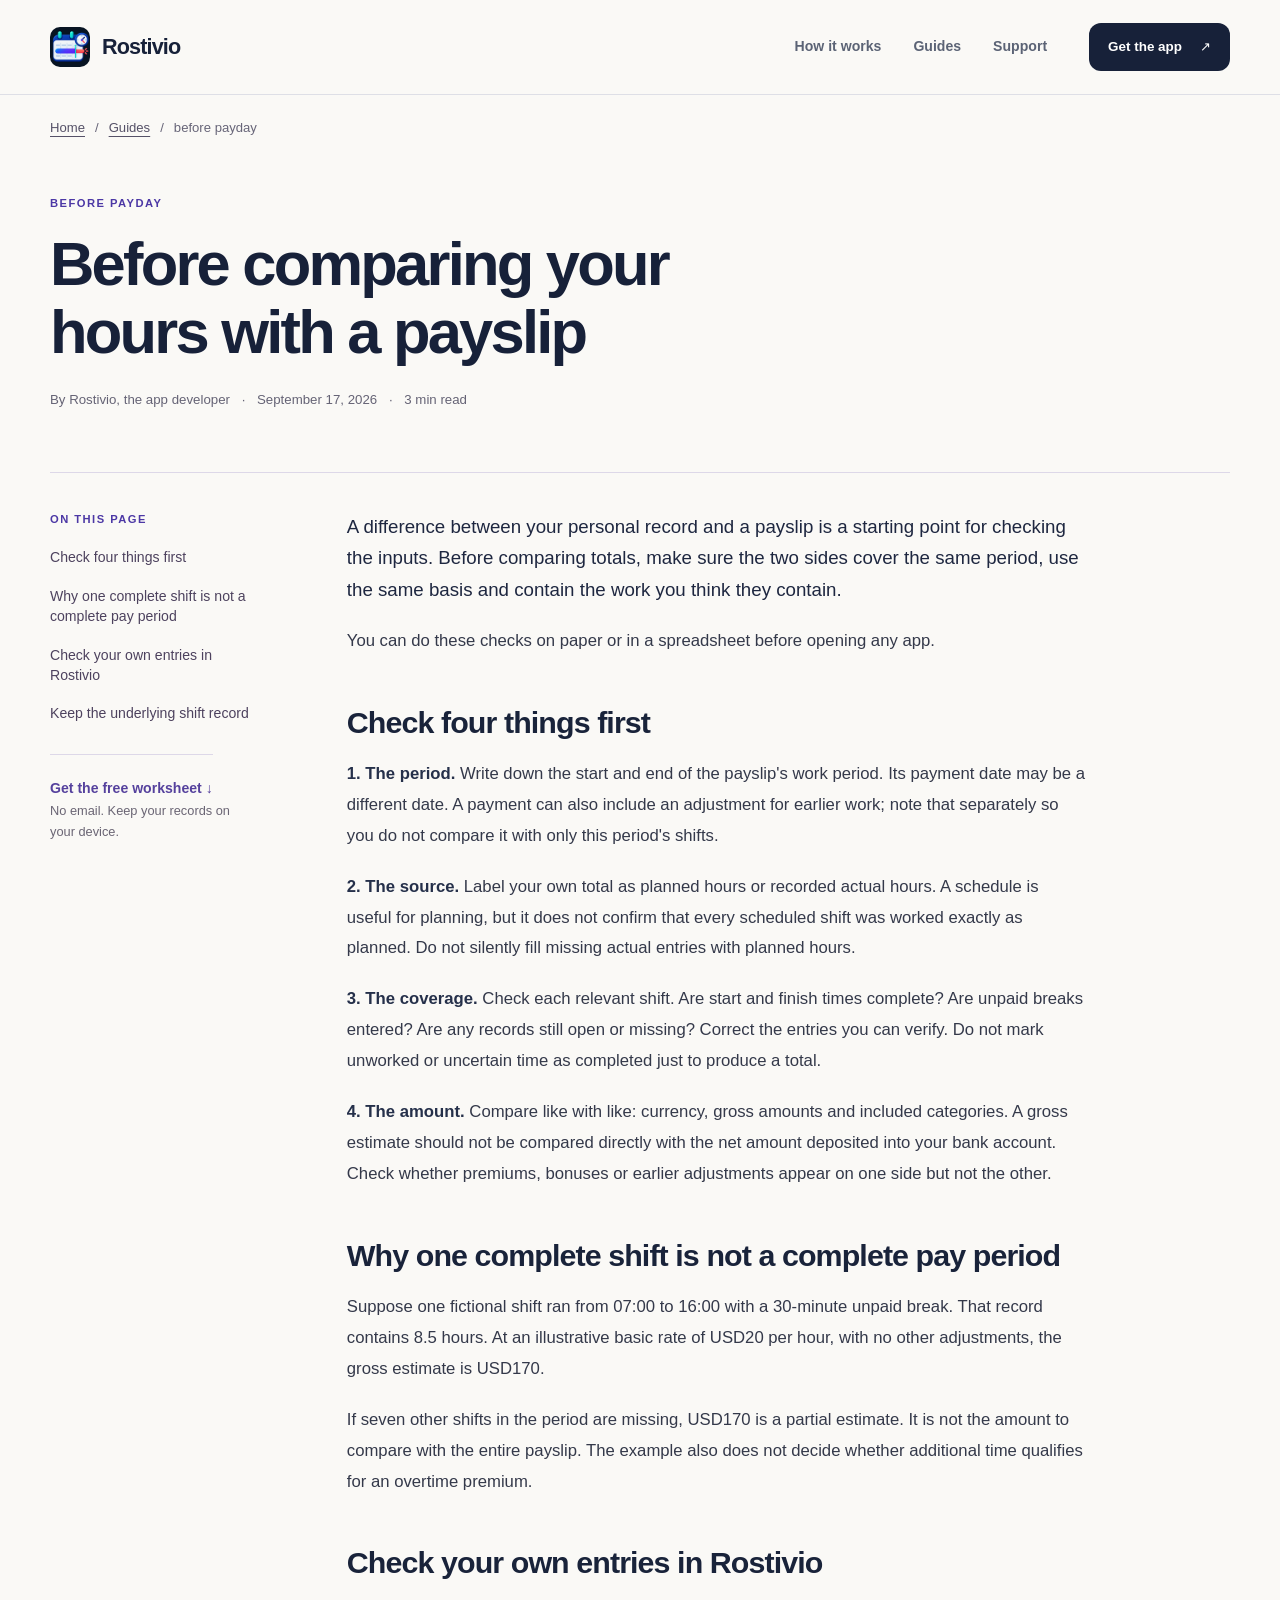
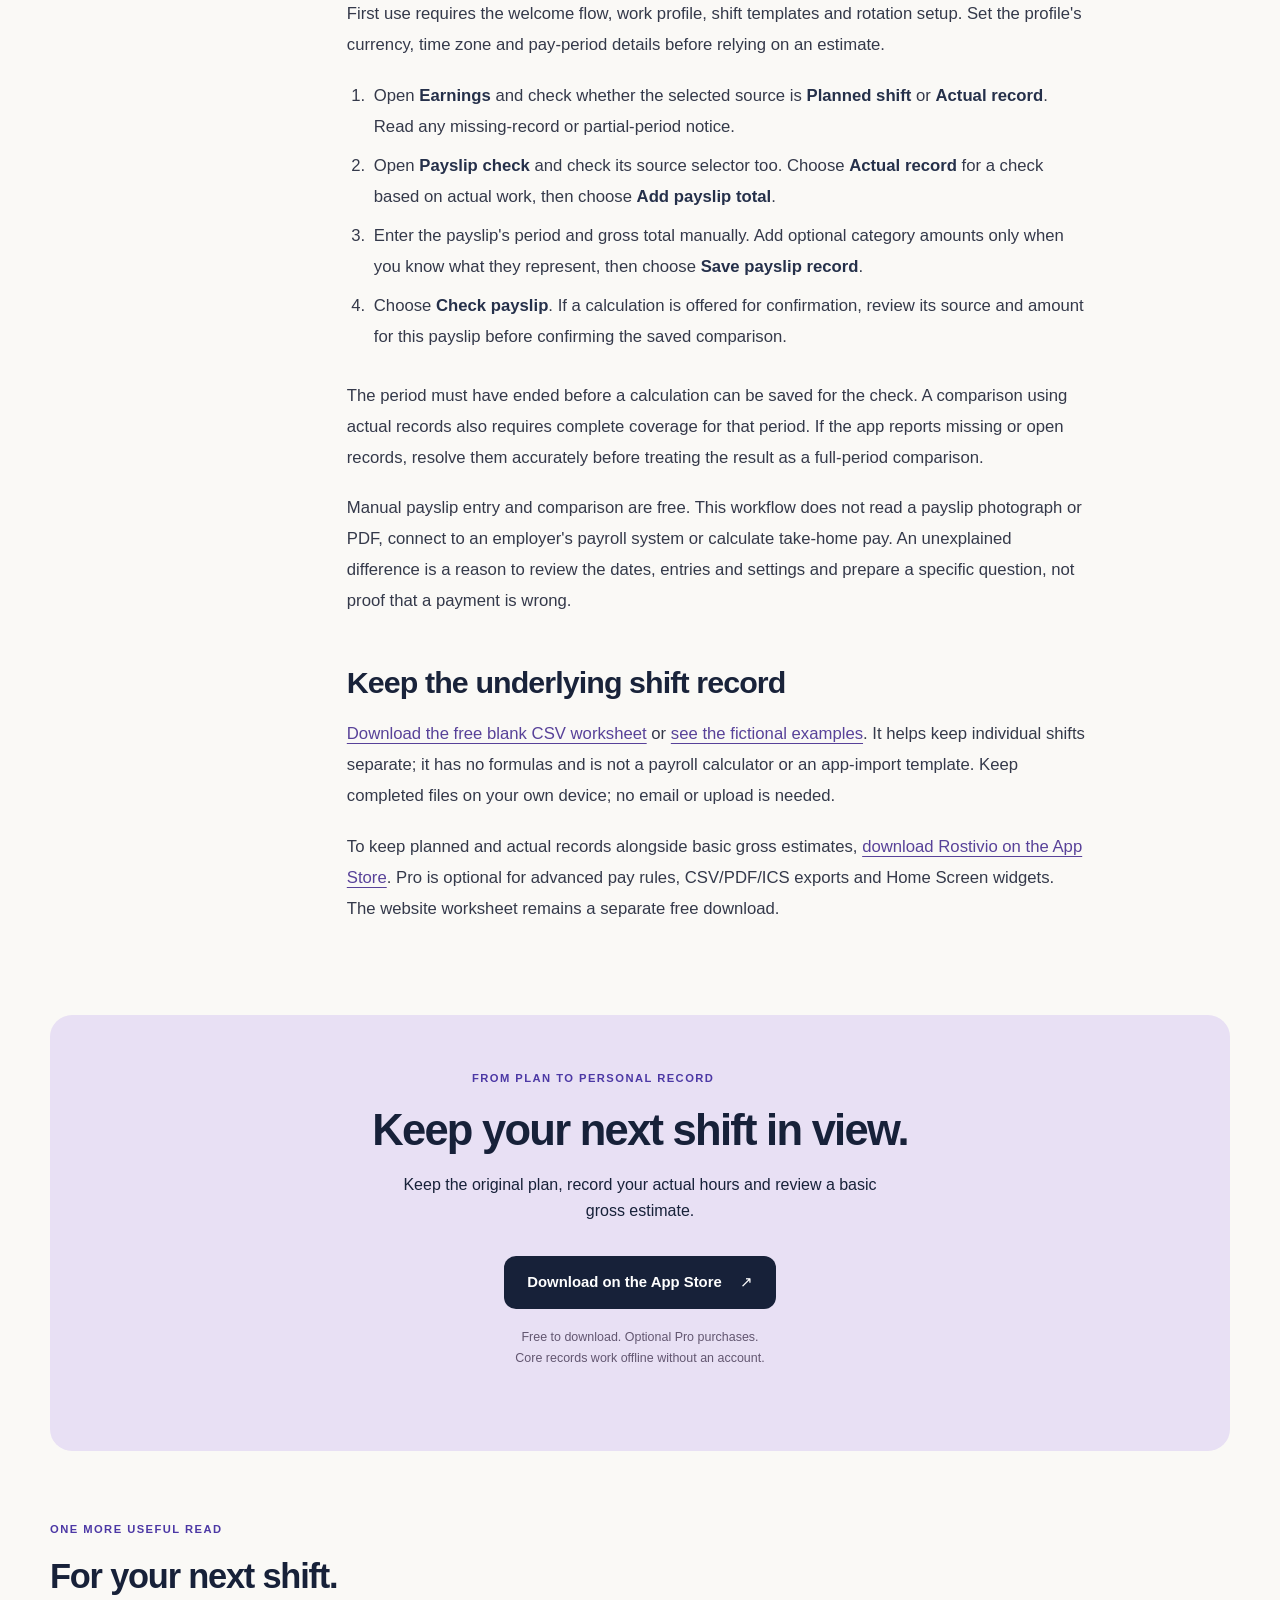
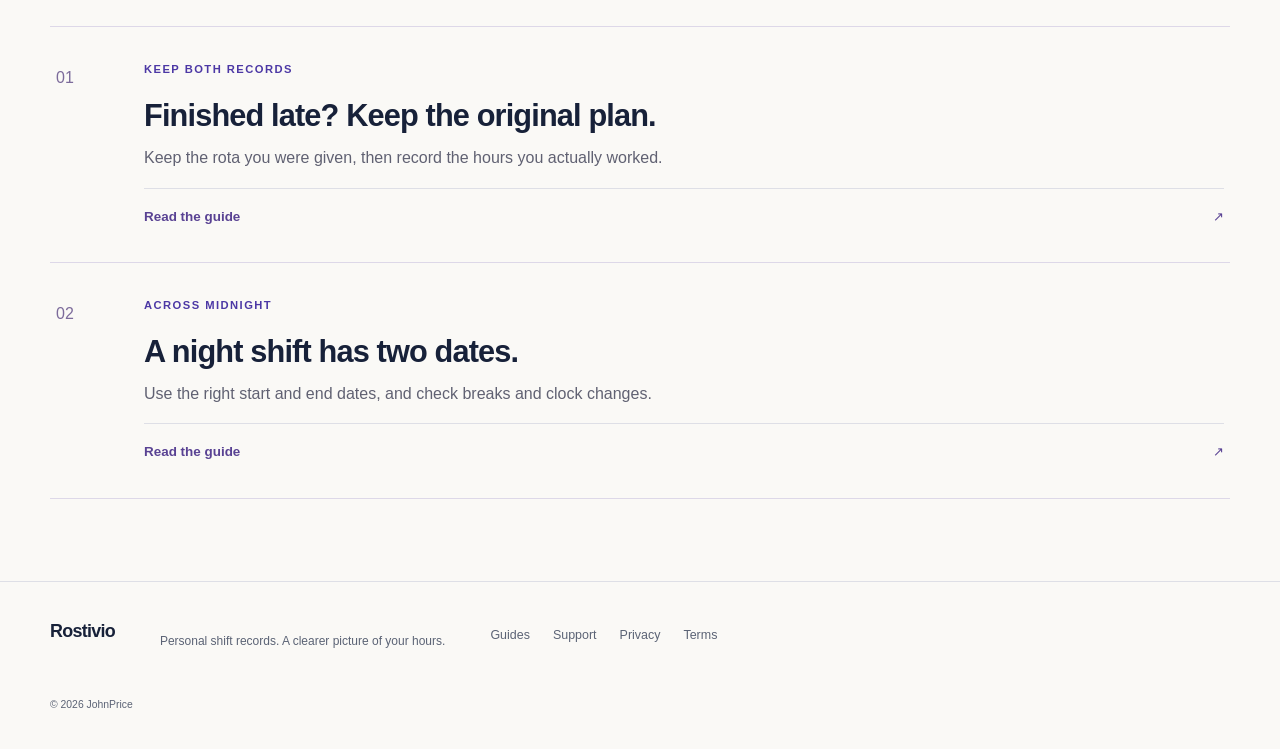
<file: guides/payslip-check.html>
<!doctype html>
<html lang="en"><head><meta charset="utf-8"><meta name="viewport" content="width=device-width, initial-scale=1">
<title>Before comparing your hours with a payslip | Rostivio</title><meta name="description" content="Check the pay period, record source, missing shifts and gross amounts before comparing your personal hours with a payslip in Rostivio.">
<link rel="canonical" href="https://johnpriceapps.github.io/rostivio/guides/payslip-check.html"><link rel="icon" type="image/png" href="../assets/rostivio-icon-96.png">
<meta property="og:type" content="article"><meta property="og:site_name" content="Rostivio"><meta property="og:title" content="Before comparing your hours with a payslip"><meta property="og:description" content="Check the pay period, record source, missing shifts and gross amounts before comparing your personal hours with a payslip in Rostivio."><meta property="og:url" content="https://johnpriceapps.github.io/rostivio/guides/payslip-check.html"><meta property="og:image" content="https://johnpriceapps.github.io/rostivio/assets/rostivio-icon-512.png"><meta property="og:image:alt" content="Rostivio app icon"><meta name="twitter:card" content="summary">
<link rel="stylesheet" href="../site.css"><link rel="stylesheet" href="../guides.css">
<script type="application/ld+json">{"@context":"https://schema.org","@graph":[{"@type":"BreadcrumbList","itemListElement":[{"@type":"ListItem","position":1,"name":"Rostivio","item":"https://johnpriceapps.github.io/rostivio/"},{"@type":"ListItem","position":2,"name":"Shift work guides","item":"https://johnpriceapps.github.io/rostivio/guides/"},{"@type":"ListItem","position":3,"name":"Before comparing your hours with a payslip","item":"https://johnpriceapps.github.io/rostivio/guides/payslip-check.html"}]},{"@type":"Article","headline":"Before comparing your hours with a payslip","description":"Check the pay period, record source, missing shifts and gross amounts before comparing your personal hours with a payslip in Rostivio.","mainEntityOfPage":"https://johnpriceapps.github.io/rostivio/guides/payslip-check.html","inLanguage":"en","datePublished":"2026-09-17","dateModified":"2026-09-17","author":{"@type":"Organization","name":"Rostivio","url":"https://johnpriceapps.github.io/rostivio/"},"image":"https://johnpriceapps.github.io/rostivio/assets/rostivio-icon-512.png"}]}</script>
</head><body class="guides-page"><a class="skip-link" href="#main">Skip to main content</a>
<header class="site-header"><nav class="site-nav container" aria-label="Main navigation">
<a class="brand" href="../index.html"><img src="../assets/rostivio-icon-96.png" width="40" height="40" alt=""><span>Rostivio</span></a>
<div class="nav-links"><a href="../index.html#how-it-works">How it works</a><a href="index.html" aria-current="location">Guides</a><a href="../support.html">Support</a></div>
<a class="button nav-download" href="https://apps.apple.com/app/apple-store/id6810204869?pt=121306708&amp;ct=website_202609&amp;mt=8">Get the app <span aria-hidden="true">↗</span></a>
</nav></header><main id="main" class="container guide-main"><nav class="breadcrumb" aria-label="Breadcrumb"><a href="../index.html">Home</a><span aria-hidden="true">/</span><a href="index.html">Guides</a><span aria-hidden="true">/</span><span>before payday</span></nav>
<div class="article-heading"><p class="eyebrow">BEFORE PAYDAY</p><h1>Before comparing your hours with a payslip</h1><p class="article-meta">By Rostivio, the app developer <span aria-hidden="true">·</span> <time datetime="2026-09-17">September 17, 2026</time> <span aria-hidden="true">·</span> 3 min read</p></div>
<div class="article-layout"><aside class="article-aside"><nav aria-label="On this page"><p class="eyebrow">ON THIS PAGE</p><ol><li><a href="#check-four-things-first">Check four things first</a></li><li><a href="#why-one-complete-shift-is-not-a-complete-pay-period">Why one complete shift is not a complete pay period</a></li><li><a href="#check-your-own-entries-in-rostivio">Check your own entries in Rostivio</a></li><li><a href="#keep-the-underlying-shift-record">Keep the underlying shift record</a></li></ol></nav><a class="worksheet-link" href="../downloads/shift-log-template.csv" download>Get the free worksheet <span aria-hidden="true">↓</span></a><p>No email. Keep your records on your device.</p></aside><article class="article-body" aria-label="Before comparing your hours with a payslip"><p>A difference between your personal record and a payslip is a starting point for checking the inputs. Before comparing totals, make sure the two sides cover the same period, use the same basis and contain the work you think they contain.</p>
<p>You can do these checks on paper or in a spreadsheet before opening any app.</p>
<h2 id="check-four-things-first">Check four things first</h2>
<p><strong>1. The period.</strong> Write down the start and end of the payslip&#39;s work period. Its payment date may be a different date. A payment can also include an adjustment for earlier work; note that separately so you do not compare it with only this period&#39;s shifts.</p>
<p><strong>2. The source.</strong> Label your own total as planned hours or recorded actual hours. A schedule is useful for planning, but it does not confirm that every scheduled shift was worked exactly as planned. Do not silently fill missing actual entries with planned hours.</p>
<p><strong>3. The coverage.</strong> Check each relevant shift. Are start and finish times complete? Are unpaid breaks entered? Are any records still open or missing? Correct the entries you can verify. Do not mark unworked or uncertain time as completed just to produce a total.</p>
<p><strong>4. The amount.</strong> Compare like with like: currency, gross amounts and included categories. A gross estimate should not be compared directly with the net amount deposited into your bank account. Check whether premiums, bonuses or earlier adjustments appear on one side but not the other.</p>
<h2 id="why-one-complete-shift-is-not-a-complete-pay-period">Why one complete shift is not a complete pay period</h2>
<p>Suppose one fictional shift ran from 07:00 to 16:00 with a 30-minute unpaid break. That record contains 8.5 hours. At an illustrative basic rate of USD20 per hour, with no other adjustments, the gross estimate is USD170.</p>
<p>If seven other shifts in the period are missing, USD170 is a partial estimate. It is not the amount to compare with the entire payslip. The example also does not decide whether additional time qualifies for an overtime premium.</p>
<h2 id="check-your-own-entries-in-rostivio">Check your own entries in Rostivio</h2>
<p>First use requires the welcome flow, work profile, shift templates and rotation setup. Set the profile&#39;s currency, time zone and pay-period details before relying on an estimate.</p>
<ol>
<li>Open <strong>Earnings</strong> and check whether the selected source is <strong>Planned shift</strong> or <strong>Actual record</strong>. Read any missing-record or partial-period notice.</li>
<li>Open <strong>Payslip check</strong> and check its source selector too. Choose <strong>Actual record</strong> for a check based on actual work, then choose <strong>Add payslip total</strong>.</li>
<li>Enter the payslip&#39;s period and gross total manually. Add optional category amounts only when you know what they represent, then choose <strong>Save payslip record</strong>.</li>
<li>Choose <strong>Check payslip</strong>. If a calculation is offered for confirmation, review its source and amount for this payslip before confirming the saved comparison.</li>
</ol>
<p>The period must have ended before a calculation can be saved for the check. A comparison using actual records also requires complete coverage for that period. If the app reports missing or open records, resolve them accurately before treating the result as a full-period comparison.</p>
<p>Manual payslip entry and comparison are free. This workflow does not read a payslip photograph or PDF, connect to an employer&#39;s payroll system or calculate take-home pay. An unexplained difference is a reason to review the dates, entries and settings and prepare a specific question, not proof that a payment is wrong.</p>
<h2 id="keep-the-underlying-shift-record">Keep the underlying shift record</h2>
<p><a href="../downloads/shift-log-template.csv" download>Download the free blank CSV worksheet</a> or <a href="../downloads/shift-log-examples.csv" download>see the fictional examples</a>. It helps keep individual shifts separate; it has no formulas and is not a payroll calculator or an app-import template. Keep completed files on your own device; no email or upload is needed.</p>
<p>To keep planned and actual records alongside basic gross estimates, <a href="https://apps.apple.com/app/apple-store/id6810204869?pt=121306708&amp;ct=website_202609&amp;mt=8">download Rostivio on the App Store</a>. Pro is optional for advanced pay rules, CSV/PDF/ICS exports and Home Screen widgets. The website worksheet remains a separate free download.</p>
</article></div>
<section class="guide-download" aria-labelledby="download-title"><p class="eyebrow">FROM PLAN TO PERSONAL RECORD</p><h2 id="download-title">Keep your next shift in view.</h2><p>Keep the original plan, record your actual hours and review a basic gross estimate.</p><a class="button" href="https://apps.apple.com/app/apple-store/id6810204869?pt=121306708&amp;ct=website_202609&amp;mt=8">Download on the App Store <span aria-hidden="true">↗</span></a><p class="download-note">Free to download. Optional Pro purchases.<br>Core records work offline without an account.</p></section><section class="related-guides" aria-labelledby="related-title"><p class="eyebrow">ONE MORE USEFUL READ</p><h2 id="related-title">For your next shift.</h2><div class="guide-list"><a class="guide-tile" href="planned-vs-actual.html"><span class="guide-number" aria-hidden="true">01</span><span class="guide-tile-copy"><span class="eyebrow">KEEP BOTH RECORDS</span><h2>Finished late? Keep the original plan.</h2><p>Keep the rota you were given, then record the hours you actually worked.</p><span class="guide-read">Read the guide <span aria-hidden="true">↗</span></span></span></a>
<a class="guide-tile" href="overnight-shifts.html"><span class="guide-number" aria-hidden="true">02</span><span class="guide-tile-copy"><span class="eyebrow">ACROSS MIDNIGHT</span><h2>A night shift has two dates.</h2><p>Use the right start and end dates, and check breaks and clock changes.</p><span class="guide-read">Read the guide <span aria-hidden="true">↗</span></span></span></a></div></section></main><footer class="site-footer"><div class="container footer-inner">
<a class="brand" href="../index.html">Rostivio</a><p>Personal shift records. A clearer picture of your hours.</p>
<nav class="footer-links" aria-label="Footer"><a href="index.html">Guides</a><a href="../support.html">Support</a><a href="../privacy.html">Privacy</a><a href="../terms.html">Terms</a></nav>
<small>© 2026 JohnPrice</small></div></footer></body></html>
</file>
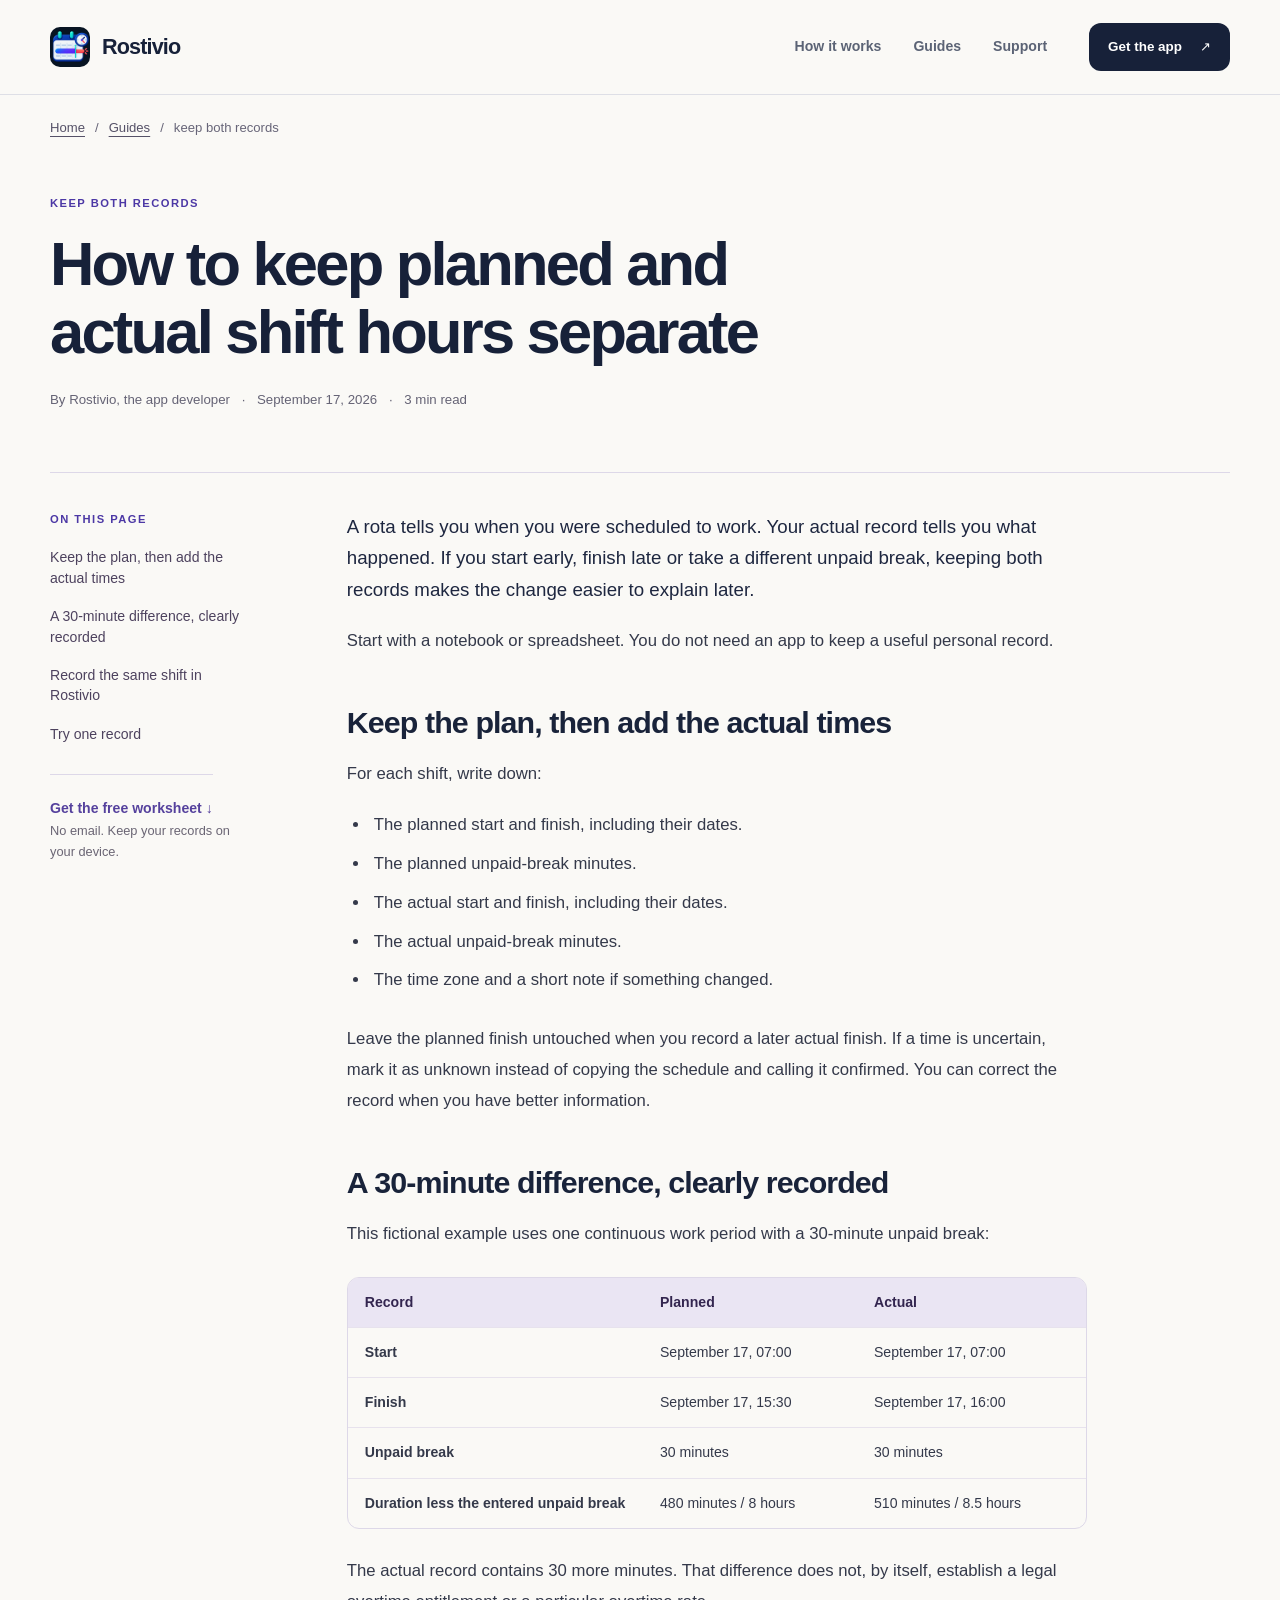
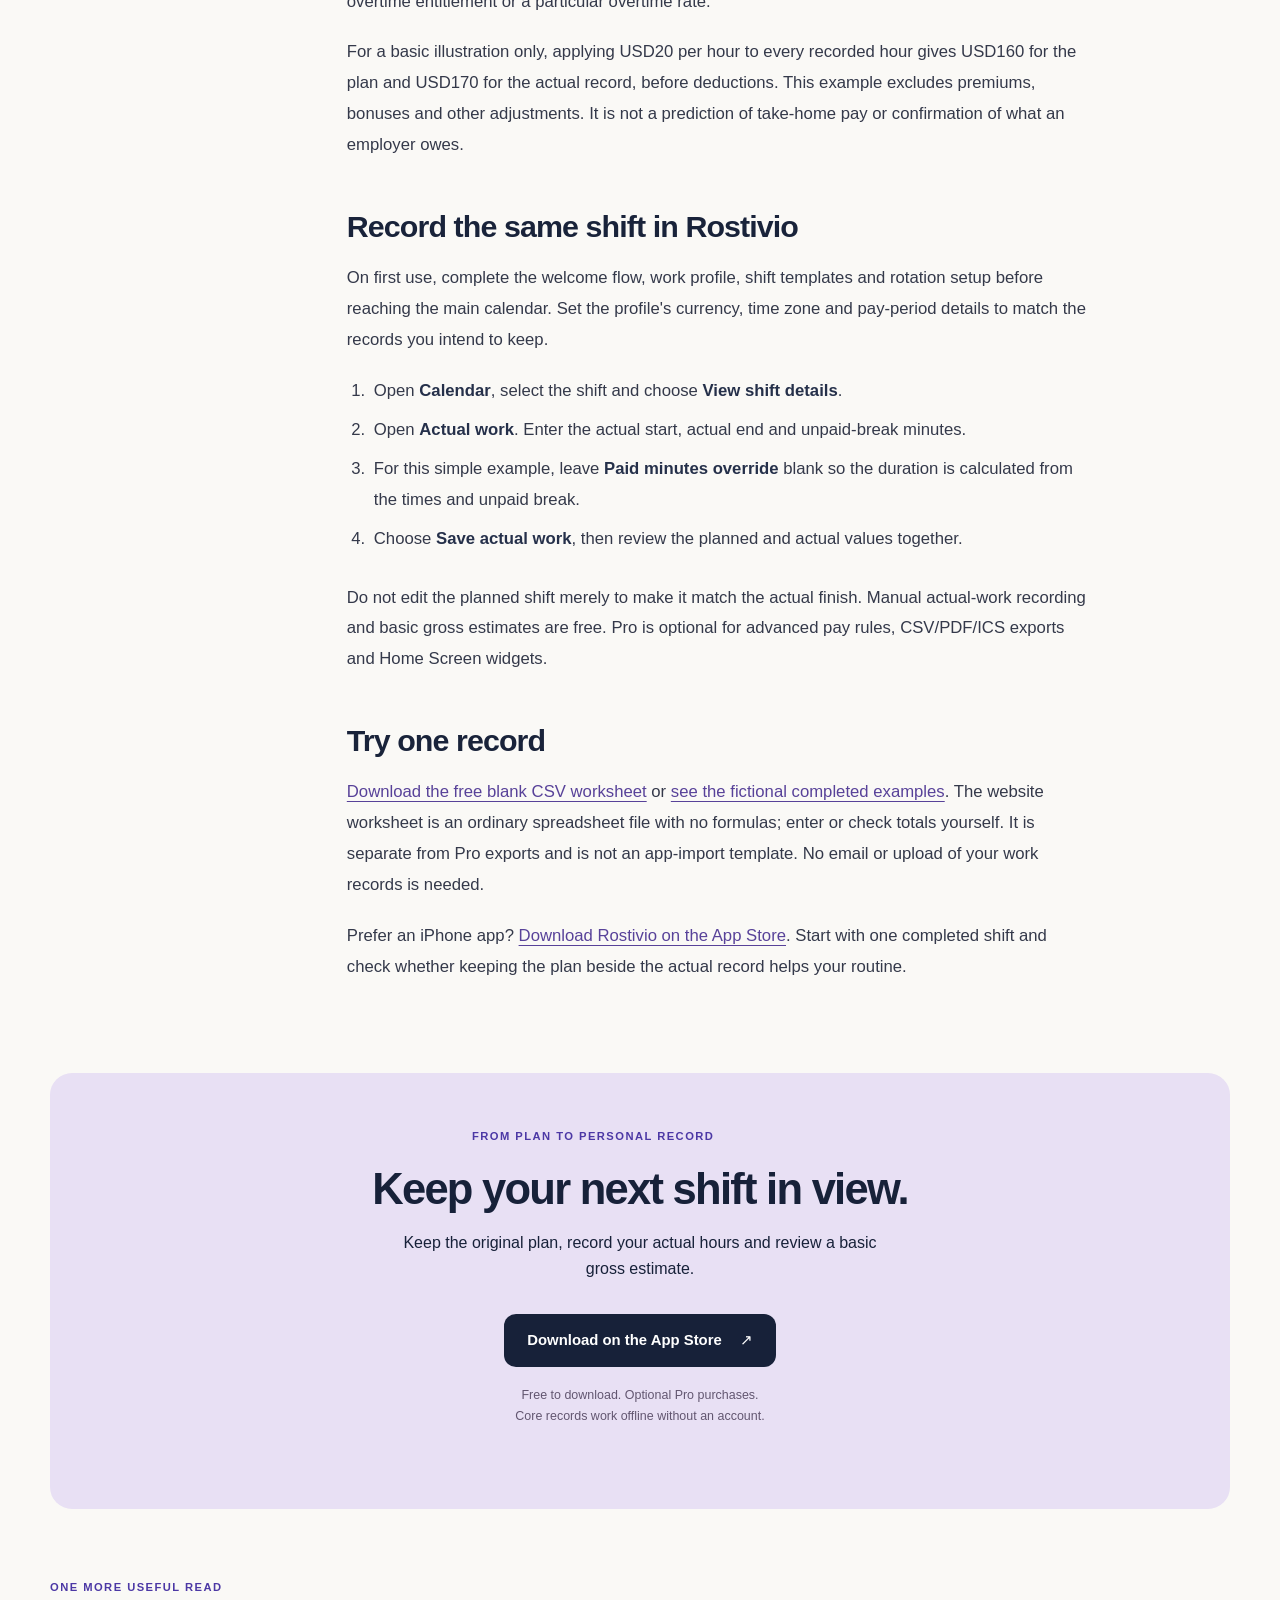
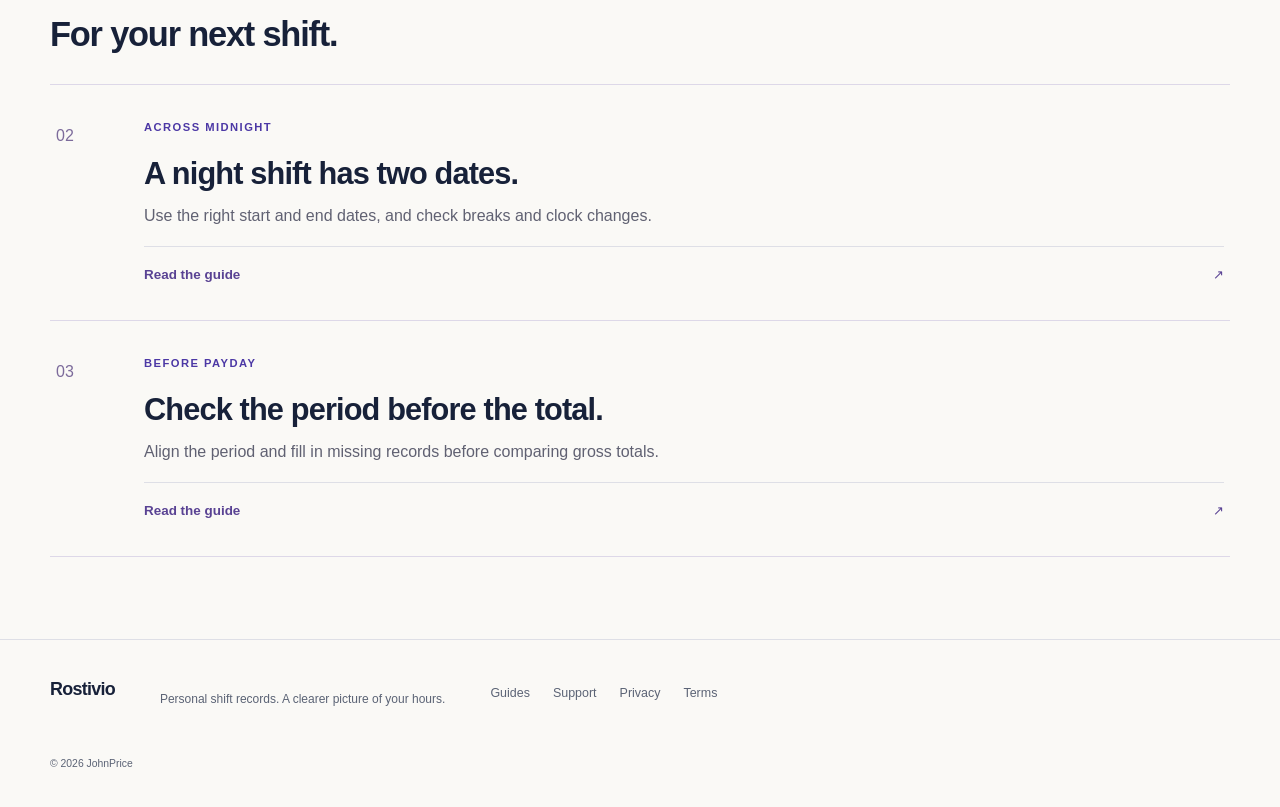
<file: guides/planned-vs-actual.html>
<!doctype html>
<html lang="en"><head><meta charset="utf-8"><meta name="viewport" content="width=device-width, initial-scale=1">
<title>How to keep planned and actual shift hours separate | Rostivio</title><meta name="description" content="Record a late finish or a different unpaid break without rewriting your rota. A practical worksheet and step-by-step Rostivio guide.">
<link rel="canonical" href="https://johnpriceapps.github.io/rostivio/guides/planned-vs-actual.html"><link rel="icon" type="image/png" href="../assets/rostivio-icon-96.png">
<meta property="og:type" content="article"><meta property="og:site_name" content="Rostivio"><meta property="og:title" content="How to keep planned and actual shift hours separate"><meta property="og:description" content="Record a late finish or a different unpaid break without rewriting your rota. A practical worksheet and step-by-step Rostivio guide."><meta property="og:url" content="https://johnpriceapps.github.io/rostivio/guides/planned-vs-actual.html"><meta property="og:image" content="https://johnpriceapps.github.io/rostivio/assets/rostivio-icon-512.png"><meta property="og:image:alt" content="Rostivio app icon"><meta name="twitter:card" content="summary">
<link rel="stylesheet" href="../site.css"><link rel="stylesheet" href="../guides.css">
<script type="application/ld+json">{"@context":"https://schema.org","@graph":[{"@type":"BreadcrumbList","itemListElement":[{"@type":"ListItem","position":1,"name":"Rostivio","item":"https://johnpriceapps.github.io/rostivio/"},{"@type":"ListItem","position":2,"name":"Shift work guides","item":"https://johnpriceapps.github.io/rostivio/guides/"},{"@type":"ListItem","position":3,"name":"How to keep planned and actual shift hours separate","item":"https://johnpriceapps.github.io/rostivio/guides/planned-vs-actual.html"}]},{"@type":"Article","headline":"How to keep planned and actual shift hours separate","description":"Record a late finish or a different unpaid break without rewriting your rota. A practical worksheet and step-by-step Rostivio guide.","mainEntityOfPage":"https://johnpriceapps.github.io/rostivio/guides/planned-vs-actual.html","inLanguage":"en","datePublished":"2026-09-17","dateModified":"2026-09-17","author":{"@type":"Organization","name":"Rostivio","url":"https://johnpriceapps.github.io/rostivio/"},"image":"https://johnpriceapps.github.io/rostivio/assets/rostivio-icon-512.png"}]}</script>
</head><body class="guides-page"><a class="skip-link" href="#main">Skip to main content</a>
<header class="site-header"><nav class="site-nav container" aria-label="Main navigation">
<a class="brand" href="../index.html"><img src="../assets/rostivio-icon-96.png" width="40" height="40" alt=""><span>Rostivio</span></a>
<div class="nav-links"><a href="../index.html#how-it-works">How it works</a><a href="index.html" aria-current="location">Guides</a><a href="../support.html">Support</a></div>
<a class="button nav-download" href="https://apps.apple.com/app/apple-store/id6810204869?pt=121306708&amp;ct=website_202609&amp;mt=8">Get the app <span aria-hidden="true">↗</span></a>
</nav></header><main id="main" class="container guide-main"><nav class="breadcrumb" aria-label="Breadcrumb"><a href="../index.html">Home</a><span aria-hidden="true">/</span><a href="index.html">Guides</a><span aria-hidden="true">/</span><span>keep both records</span></nav>
<div class="article-heading"><p class="eyebrow">KEEP BOTH RECORDS</p><h1>How to keep planned and actual shift hours separate</h1><p class="article-meta">By Rostivio, the app developer <span aria-hidden="true">·</span> <time datetime="2026-09-17">September 17, 2026</time> <span aria-hidden="true">·</span> 3 min read</p></div>
<div class="article-layout"><aside class="article-aside"><nav aria-label="On this page"><p class="eyebrow">ON THIS PAGE</p><ol><li><a href="#keep-the-plan-then-add-the-actual-times">Keep the plan, then add the actual times</a></li><li><a href="#a-30-minute-difference-clearly-recorded">A 30-minute difference, clearly recorded</a></li><li><a href="#record-the-same-shift-in-rostivio">Record the same shift in Rostivio</a></li><li><a href="#try-one-record">Try one record</a></li></ol></nav><a class="worksheet-link" href="../downloads/shift-log-template.csv" download>Get the free worksheet <span aria-hidden="true">↓</span></a><p>No email. Keep your records on your device.</p></aside><article class="article-body" aria-label="How to keep planned and actual shift hours separate"><p>A rota tells you when you were scheduled to work. Your actual record tells you what happened. If you start early, finish late or take a different unpaid break, keeping both records makes the change easier to explain later.</p>
<p>Start with a notebook or spreadsheet. You do not need an app to keep a useful personal record.</p>
<h2 id="keep-the-plan-then-add-the-actual-times">Keep the plan, then add the actual times</h2>
<p>For each shift, write down:</p>
<ul>
<li>The planned start and finish, including their dates.</li>
<li>The planned unpaid-break minutes.</li>
<li>The actual start and finish, including their dates.</li>
<li>The actual unpaid-break minutes.</li>
<li>The time zone and a short note if something changed.</li>
</ul>
<p>Leave the planned finish untouched when you record a later actual finish. If a time is uncertain, mark it as unknown instead of copying the schedule and calling it confirmed. You can correct the record when you have better information.</p>
<h2 id="a-30-minute-difference-clearly-recorded">A 30-minute difference, clearly recorded</h2>
<p>This fictional example uses one continuous work period with a 30-minute unpaid break:</p>
<div class="table-scroll" role="region" tabindex="0" aria-label="Fictional planned and actual shift example"><table>
<thead>
<tr>
<th scope="col">Record</th>
<th scope="col">Planned</th>
<th scope="col">Actual</th>
</tr>
</thead>
<tbody><tr>
<th scope="row">Start</th>
<td>September 17, 07:00</td>
<td>September 17, 07:00</td>
</tr>
<tr>
<th scope="row">Finish</th>
<td>September 17, 15:30</td>
<td>September 17, 16:00</td>
</tr>
<tr>
<th scope="row">Unpaid break</th>
<td>30 minutes</td>
<td>30 minutes</td>
</tr>
<tr>
<th scope="row">Duration less the entered unpaid break</th>
<td>480 minutes / 8 hours</td>
<td>510 minutes / 8.5 hours</td>
</tr>
</tbody></table></div>
<p>The actual record contains 30 more minutes. That difference does not, by itself, establish a legal overtime entitlement or a particular overtime rate.</p>
<p>For a basic illustration only, applying USD20 per hour to every recorded hour gives USD160 for the plan and USD170 for the actual record, before deductions. This example excludes premiums, bonuses and other adjustments. It is not a prediction of take-home pay or confirmation of what an employer owes.</p>
<h2 id="record-the-same-shift-in-rostivio">Record the same shift in Rostivio</h2>
<p>On first use, complete the welcome flow, work profile, shift templates and rotation setup before reaching the main calendar. Set the profile&#39;s currency, time zone and pay-period details to match the records you intend to keep.</p>
<ol>
<li>Open <strong>Calendar</strong>, select the shift and choose <strong>View shift details</strong>.</li>
<li>Open <strong>Actual work</strong>. Enter the actual start, actual end and unpaid-break minutes.</li>
<li>For this simple example, leave <strong>Paid minutes override</strong> blank so the duration is calculated from the times and unpaid break.</li>
<li>Choose <strong>Save actual work</strong>, then review the planned and actual values together.</li>
</ol>
<p>Do not edit the planned shift merely to make it match the actual finish. Manual actual-work recording and basic gross estimates are free. Pro is optional for advanced pay rules, CSV/PDF/ICS exports and Home Screen widgets.</p>
<h2 id="try-one-record">Try one record</h2>
<p><a href="../downloads/shift-log-template.csv" download>Download the free blank CSV worksheet</a> or <a href="../downloads/shift-log-examples.csv" download>see the fictional completed examples</a>. The website worksheet is an ordinary spreadsheet file with no formulas; enter or check totals yourself. It is separate from Pro exports and is not an app-import template. No email or upload of your work records is needed.</p>
<p>Prefer an iPhone app? <a href="https://apps.apple.com/app/apple-store/id6810204869?pt=121306708&amp;ct=website_202609&amp;mt=8">Download Rostivio on the App Store</a>. Start with one completed shift and check whether keeping the plan beside the actual record helps your routine.</p>
</article></div>
<section class="guide-download" aria-labelledby="download-title"><p class="eyebrow">FROM PLAN TO PERSONAL RECORD</p><h2 id="download-title">Keep your next shift in view.</h2><p>Keep the original plan, record your actual hours and review a basic gross estimate.</p><a class="button" href="https://apps.apple.com/app/apple-store/id6810204869?pt=121306708&amp;ct=website_202609&amp;mt=8">Download on the App Store <span aria-hidden="true">↗</span></a><p class="download-note">Free to download. Optional Pro purchases.<br>Core records work offline without an account.</p></section><section class="related-guides" aria-labelledby="related-title"><p class="eyebrow">ONE MORE USEFUL READ</p><h2 id="related-title">For your next shift.</h2><div class="guide-list"><a class="guide-tile" href="overnight-shifts.html"><span class="guide-number" aria-hidden="true">02</span><span class="guide-tile-copy"><span class="eyebrow">ACROSS MIDNIGHT</span><h2>A night shift has two dates.</h2><p>Use the right start and end dates, and check breaks and clock changes.</p><span class="guide-read">Read the guide <span aria-hidden="true">↗</span></span></span></a>
<a class="guide-tile" href="payslip-check.html"><span class="guide-number" aria-hidden="true">03</span><span class="guide-tile-copy"><span class="eyebrow">BEFORE PAYDAY</span><h2>Check the period before the total.</h2><p>Align the period and fill in missing records before comparing gross totals.</p><span class="guide-read">Read the guide <span aria-hidden="true">↗</span></span></span></a></div></section></main><footer class="site-footer"><div class="container footer-inner">
<a class="brand" href="../index.html">Rostivio</a><p>Personal shift records. A clearer picture of your hours.</p>
<nav class="footer-links" aria-label="Footer"><a href="index.html">Guides</a><a href="../support.html">Support</a><a href="../privacy.html">Privacy</a><a href="../terms.html">Terms</a></nav>
<small>© 2026 JohnPrice</small></div></footer></body></html>
</file>
<file: site.css>
:root {
  color-scheme: light;
  --ink: #172139; --muted: #5b6375; --purple: #6550c7; --purple-dark: #4c38a5;
  --paper: #faf9f6; --line: #dedfe6; --lavender: #eeebf8; --mint: #c9f0e5;
  font-family: Avenir, "Avenir Next", -apple-system, BlinkMacSystemFont, "Segoe UI", sans-serif;
  color: var(--ink); background: var(--paper); font-synthesis: none;
  text-rendering: optimizeLegibility; -webkit-font-smoothing: antialiased;
}
* { box-sizing: border-box; }
html { scroll-behavior: smooth; scroll-padding-top: 100px; }
body { margin: 0; font-size: 16px; line-height: 1.65; }
img { max-width: 100%; height: auto; }
a { color: var(--purple-dark); text-underline-offset: .2em; }
a:hover { color: var(--purple); }
a:focus-visible, button:focus-visible { outline: 3px solid #237966; outline-offset: 5px; }
p { margin: 0 0 1rem; }
h1, h2, h3 { margin: 0; font-weight: 700; line-height: 1.14; letter-spacing: -.04em; text-wrap: balance; }
h2 { font-size: clamp(2rem, 3.2vw, 2.8rem); }
h3 { font-size: 1.4rem; }
figure { margin: 0; }
button, input { font: inherit; }
.container { width: min(1180px, calc(100% - 80px)); margin-inline: auto; }
.section-space { padding-block: 96px; }
.skip-link { position: fixed; top: 12px; left: 12px; transform: translateY(-180%); z-index: 100; padding: 12px 20px; color: #fff; background: var(--ink); border-radius: 8px; }
.skip-link:focus { transform: translateY(0); color: #fff; }
.site-header { border-bottom: 1px solid var(--line); }
.site-nav { display: flex; align-items: center; justify-content: space-between; gap: 24px; min-height: 94px; }
.brand { display: inline-flex; align-items: center; gap: 12px; flex-shrink: 0; color: var(--ink); font-size: 1.35rem; font-weight: 800; letter-spacing: -.04em; text-decoration: none; }
.brand img { border-radius: 10px; }
.brand:hover { color: var(--ink); }
.nav-links { display: flex; align-items: center; flex-wrap: wrap; gap: 32px; margin-left: auto; margin-right: 18px; }
.nav-links a { color: var(--muted); font-size: .88rem; font-weight: 600; text-decoration: none; }
.nav-links a:hover, .nav-links a[aria-current="page"] { color: var(--purple-dark); text-decoration: underline; }
.button { display: inline-flex; align-items: center; justify-content: center; gap: 18px; padding: 14px 22px; min-height: 48px; border: 1px solid transparent; border-radius: 12px; background: var(--ink); color: #fff; font-size: .93rem; font-weight: 700; line-height: 1.5; text-align: center; text-decoration: none; transition: background .15s ease, transform .15s ease; }
.button:hover { background: #293650; color: #fff; }
.button-primary { background: var(--purple); }
.button-primary:hover { background: var(--purple-dark); }
.button-secondary { background: transparent; color: var(--ink); border-color: #a4a7b3; }
.button-secondary:hover { background: var(--ink); color: #fff; }
.nav-download { padding: 10px 18px; font-size: .84rem; }
.eyebrow { display: flex; align-items: center; gap: 9px; color: var(--purple-dark); font-size: .7rem; line-height: 1.5; font-weight: 800; letter-spacing: .13em; text-transform: uppercase; margin-bottom: 19px; }
.eyebrow-dot { width: 7px; height: 7px; border-radius: 50%; background: var(--purple); }
.text-link { display: inline-flex; align-items: center; gap: 10px; font-size: .88rem; font-weight: 700; line-height: 1.55; }
.hero { display: grid; grid-template-columns: 1.13fr 1fr; align-items: center; gap: 68px; padding-block: 62px 76px; }
.hero h1 { font-size: clamp(3.2rem, 5vw, 4.65rem); line-height: 1.04; letter-spacing: -.055em; margin-bottom: 26px; }
.hero h1 span { color: var(--purple); }
.hero-description { max-width: 460px; color: var(--muted); font-size: 1.07rem; line-height: 1.75; margin-bottom: 26px; }
.hero-actions { display: flex; align-items: flex-start; flex-direction: column; gap: 18px; }
.video-link { color: var(--ink); font-size: .86rem; text-decoration: none; }
.video-link:hover { text-decoration: underline; }
.play-icon { display: inline-grid; place-items: center; width: 26px; height: 26px; border: 1px solid #b1aec2; border-radius: 50%; color: var(--purple); font-size: 9px; padding-left: 2px; }
.download-note { margin-top: 15px; margin-bottom: 27px; color: var(--muted); font-size: .74rem; }
.hero-trust { display: flex; flex-wrap: wrap; gap: 6px 15px; margin: 0; padding: 20px 0 0; border-top: 1px solid var(--line); list-style: none; }
.hero-trust li { color: var(--muted); font-size: .68rem; font-weight: 600; }
.hero-trust li::before { content: "✓"; margin-right: 5px; color: #2e7462; }
.hero-visual { position: relative; align-self: stretch; display: flex; flex-direction: column; justify-content: center; align-items: center; min-width: 0; padding: 27px 26px 21px; border-radius: 30px; background: var(--lavender); }
.visual-heading { display: flex; justify-content: space-between; gap: 20px; width: 100%; margin-bottom: 24px; }
.mini-label { color: #706883; font-size: .59rem; font-weight: 800; letter-spacing: .11em; }
.hero-screen-wrap { width: min(268px, 79%); padding: 5px; border: 1px solid #cecadc; border-radius: 33px; background: #fff; box-shadow: 0 15px 34px #3a32501a; }
.app-screen { display: block; width: 100%; border: 1px solid #e2dfec; border-radius: 25px; background: #fff; }
.hero-visual figcaption { margin-top: 20px; font-size: .64rem; color: #6d667c; }
.example-section { display: grid; grid-template-columns: .85fr 1.3fr; align-items: center; gap: 56px; padding: 44px 48px; border-radius: 24px; background: var(--ink); color: #fff; }
.example-intro .eyebrow { color: #bbb0f5; font-size: .63rem; }
.example-intro h2 { font-size: 1.85rem; line-height: 1.22; }
.example-intro>p:last-child { margin: 16px 0 0; color: #bac0cf; font-size: .84rem; }
.comparison-columns { display: grid; grid-template-columns: 1fr 1fr; border-bottom: 1px solid #41495d; padding-bottom: 20px; }
.comparison-record { padding-right: 16px; }
.comparison-record.actual { padding-left: 28px; border-left: 1px solid #41495d; }
.comparison-label { color: #b8c0d2; font-size: .74rem; margin-bottom: 9px; }
.actual .comparison-label { color: var(--mint); }
.comparison-time { font-size: 1.31rem; font-weight: 700; letter-spacing: -.02em; margin-bottom: 9px; white-space: nowrap; }
.comparison-hours { font-size: 2.55rem; font-weight: 700; line-height: 1.1; letter-spacing: -.04em; margin: 0; }
.comparison-hours span { font-size: .78rem; letter-spacing: 0; font-weight: 500; color: #bcc2d0; }
.actual .comparison-hours { color: var(--mint); }
.comparison-result { display: flex; justify-content: space-between; align-items: center; gap: 18px; padding-top: 17px; }
.comparison-result>span { max-width: 175px; font-size: .7rem; line-height: 1.55; color: #bac0cf; }
.comparison-result strong { border-radius: 6px; background: #2b3f46; color: var(--mint); padding: 7px 10px; white-space: nowrap; font-size: .73rem; }
.example-note { margin: 13px 0 0; font-size: .63rem; color: #bac0cf; }
.section-heading { display: flex; justify-content: space-between; align-items: flex-end; gap: 40px; margin-bottom: 40px; }
.section-heading>p { max-width: 290px; color: var(--muted); font-size: .93rem; margin: 0 0 5px; }
.section-heading>.text-link { flex-shrink: 0; margin-bottom: 6px; }
.workflow-grid { display: grid; grid-template-columns: repeat(3, minmax(0, 1fr)); gap: 38px; margin: 42px 0 48px; }
.workflow-step { border-top: 1px solid #bcb8cc; padding-top: 22px; }
.step-number { display: block; margin-bottom: 24px; color: var(--purple-dark); font-size: .66rem; font-weight: 800; letter-spacing: .09em; }
.workflow-step h3 { font-size: 1.2rem; margin-bottom: 12px; }
.workflow-step p { color: var(--muted); font-size: .86rem; margin: 0; }
.product-grid { display: grid; grid-template-columns: 1fr 1fr; gap: 24px; }
.product-panel { display: flex; align-items: center; gap: 20px; padding: 32px 27px; border: 1px solid #e0dfdf; border-radius: 20px; background: #f0f0eb; }
.product-copy { flex: 1; min-width: 0; }
.product-copy .eyebrow { font-size: .57rem; margin-bottom: 14px; }
.product-copy h3 { font-size: clamp(1.2rem, 1.7vw, 1.65rem); line-height: 1.2; margin-bottom: 18px; }
.product-copy>p { color: var(--muted); font-size: .79rem; }
.product-copy>p.product-fine-print { margin-top: 20px; font-size: .65rem; line-height: 1.65; }
.earnings-panel { background: #efedf7; }
.product-panel figure { width: 46%; flex-shrink: 0; }
.product-panel .app-screen { border-radius: 19px; }
.product-panel figcaption { margin-top: 10px; font-size: .56rem; color: #656477; text-align: center; }
.guides-section { background: #efeee9; }
.guide-grid { display: grid; grid-template-columns: repeat(3, minmax(0, 1fr)); gap: 24px; }
.guide-card { display: flex; flex-direction: column; align-items: flex-start; padding: 30px; border: 1px solid #deddd7; border-radius: 17px; background: var(--paper); }
.guide-topic { color: var(--purple-dark); font-size: .61rem; font-weight: 800; letter-spacing: .1em; margin-bottom: 23px; }
.guide-card h3 { font-size: 1.45rem; line-height: 1.25; letter-spacing: -.035em; }
.guide-card h3 a { color: var(--ink); text-decoration: none; }
.guide-card h3 a:hover { text-decoration: underline; }
.guide-card p { font-size: .85rem; color: var(--muted); margin-top: 18px; margin-bottom: 30px; }
.guide-read { display: flex; justify-content: space-between; width: 100%; margin-top: auto; padding-top: 17px; border-top: 1px solid var(--line); font-size: .81rem; font-weight: 700; text-decoration: none; }
.guide-read:hover { text-decoration: underline; }
.template-banner { display: flex; align-items: center; gap: 25px; margin-top: 28px; padding: 28px 30px; border: 1px solid #cecdc7; border-radius: 17px; }
.template-symbol { display: grid; place-items: center; width: 54px; height: 68px; flex-shrink: 0; border: 1px solid #9b9fa4; border-radius: 7px; color: #50605a; font-size: .73rem; font-weight: 800; letter-spacing: .04em; background: #f7f6f2; }
.template-copy { flex: 1; }
.template-copy h3 { font-size: 1.22rem; margin-bottom: 8px; }
.template-copy h2 { font-size: clamp(1.6rem, 2.6vw, 2.2rem); margin-bottom: 14px; }
.template-copy p { color: var(--muted); font-size: .82rem; max-width: 540px; margin-bottom: 0; }
.template-actions { display: flex; flex-direction: column; align-items: center; gap: 10px; flex-shrink: 0; }
.template-actions .button { font-size: .78rem; min-height: 43px; padding: 11px 17px; }
.template-actions .text-link { font-size: .72rem; }
.privacy-section { display: flex; align-items: center; justify-content: center; gap: 48px; padding-block: 86px; }
.privacy-mark { display: grid; place-items: center; width: 108px; height: 124px; flex-shrink: 0; border: 1px solid #d4dcda; border-radius: 26px; background: #ecf1ed; color: #4a7768; }
.privacy-mark svg { width: 64px; }
.privacy-section h2 { font-size: 2.1rem; margin-bottom: 19px; }
.privacy-section p:not(.eyebrow) { max-width: 530px; color: var(--muted); font-size: .9rem; }
.download-section { display: grid; grid-template-columns: 1fr auto; gap: 70px; align-items: center; padding: 54px 58px; border-radius: 24px; background: #e8e2f7; }
.download-section h2 { font-size: 2.7rem; }
.download-section>div>p:not(.eyebrow) { color: #5c5670; font-size: .9rem; margin-top: 20px; margin-bottom: 0; max-width: 540px; }
.download-action { display: flex; flex-direction: column; align-items: center; gap: 14px; }
.download-action>img { border-radius: 17px; margin-bottom: 5px; }
.download-section .download-action>p { margin: 0; color: #5c5670; font-size: .67rem; text-align: center; }
.download-action>.text-link { font-size: .75rem; margin-top: 4px; }
.site-footer { margin-top: 82px; padding-block: 35px; border-top: 1px solid var(--line); }
.footer-inner { display: flex; align-items: flex-start; gap: 45px; flex-wrap: wrap; }
.footer-brand { margin-right: auto; }
.site-footer .brand { font-size: 1.12rem; gap: 10px; }
.site-footer .brand img { border-radius: 8px; }
.site-footer p { color: var(--muted); font-size: .75rem; margin-top: 15px; margin-bottom: 0; }
.footer-links { display: flex; gap: 23px; flex-wrap: wrap; padding-top: 8px; }
.footer-links a { color: var(--muted); font-size: .78rem; text-decoration: none; }
.footer-links a:hover { color: var(--purple-dark); text-decoration: underline; }
.site-footer small { flex-basis: 100%; color: var(--muted); font-size: .65rem; }
@media (min-width: 1450px) { .hero h1 { font-size: 4.7rem; } }
@media (max-width: 1100px) {
  .container { width: min(1180px, calc(100% - 56px)); }
  .hero { gap: 40px; } .hero h1 { font-size: 3.55rem; }
  .hero-visual { padding-inline: 20px; } .hero-screen-wrap { width: min(258px, 90%); }
  .hero-description { font-size: 1rem; }
  .example-section { padding: 38px 34px; gap: 30px; } .example-intro h2 { font-size: 1.55rem; }
  .comparison-time { font-size: 1.13rem; } .comparison-record.actual { padding-left: 19px; }
  .product-panel { gap: 15px; padding: 26px 20px; } .product-panel figure { width: 44%; }
  .guide-card { padding: 26px; } .guide-card h3 { font-size: 1.24rem; }
  .download-section { gap: 36px; padding: 44px 38px; } .download-section h2 { font-size: 2.35rem; }
}
@media (max-width: 820px) {
  .site-nav { min-height: 84px; gap: 18px; } .nav-links { gap: 17px; margin-right: 0; }
  .nav-links a { font-size: .78rem; } .brand { font-size: 1.22rem; }
  .nav-download { font-size: .76rem; padding: 9px 12px; gap: 9px; min-height: 42px; }
  .hero { gap: 24px; padding-top: 45px; } .hero h1 { font-size: 3.04rem; }
  .hero-visual { padding-inline: 15px; justify-content: flex-start; }
  .visual-heading { flex-direction: column; gap: 3px; margin-bottom: 20px; }
  .hero-screen-wrap { width: 100%; border-radius: 27px; } .app-screen { border-radius: 21px; }
  .hero-visual figcaption { text-align: center; } .hero-actions .button { font-size: .8rem; padding-inline: 16px; }
  .hero-description { font-size: .91rem; } .hero-trust { flex-direction: column; }
  .example-section { grid-template-columns: 1fr; gap: 30px; } .example-intro h2 br { display: none; }
  .example-intro h2 { font-size: 1.8rem; } .comparison-result>span { max-width: none; }
  .section-space { padding-block: 72px; } .section-heading { gap: 24px; }
  .section-heading>p { max-width: 240px; font-size: .85rem; }
  .workflow-grid { gap: 24px; } .workflow-step h3 { font-size: 1.1rem; }
  .workflow-step p { font-size: .8rem; } .step-number { font-size: .56rem; }
  .product-panel { flex-direction: column; align-items: flex-start; }
  .product-panel figure { width: min(178px, 76%); align-self: center; margin-top: 12px; }
  .product-copy>p { font-size: .83rem; } .product-copy h3 { font-size: 1.47rem; }
  .guide-grid { gap: 14px; } .guide-card { padding: 21px 18px; }
  .guide-card h3 { font-size: 1.12rem; } .guide-card p { font-size: .8rem; } .guide-topic { font-size: .54rem; }
  .template-banner { flex-wrap: wrap; gap: 20px; }
  .template-actions { flex-basis: calc(100% - 74px); flex-direction: row; justify-content: flex-start; margin-left: 74px; gap: 20px; }
  .privacy-section { gap: 30px; } .privacy-section h2 { font-size: 1.8rem; }
  .download-section { grid-template-columns: 1fr; gap: 34px; text-align: center; }
  .download-section .eyebrow { justify-content: center; }
  .download-section>div>p:not(.eyebrow) { margin-inline: auto; }
}
@media (max-width: 600px) {
  .container { width: calc(100% - 40px); }
  .site-nav { min-height: 82px; flex-wrap: wrap; gap: 15px; padding-block: 17px 15px; }
  .brand { font-size: 1.21rem; gap: 10px; } .brand img { width: 36px; height: 36px; }
  .nav-download { margin-left: auto; order: 1; }
  .nav-links { order: 2; width: 100%; margin: 0; padding-top: 1px; justify-content: space-between; }
  .nav-links a { font-size: .78rem; padding-block: 4px; }
  .hero { grid-template-columns: 1fr; padding-block: 39px 40px; gap: 34px; }
  .hero h1 { font-size: clamp(3.05rem, 11.2vw, 4.1rem); line-height: 1.045; margin-bottom: 23px; }
  .hero .eyebrow { font-size: .63rem; margin-bottom: 19px; }
  .hero-description { max-width: 420px; font-size: 1rem; line-height: 1.7; margin-bottom: 24px; }
  .hero-actions { gap: 16px; } .hero-actions .button { font-size: .87rem; padding: 15px 20px; }
  .hero-trust { flex-direction: row; gap: 7px 13px; padding-top: 17px; } .hero-trust li { font-size: .64rem; }
  .download-note { font-size: .68rem; margin-bottom: 19px; }
  .hero-visual { padding: 24px 25px 21px; border-radius: 24px; }
  .visual-heading { flex-direction: row; margin-bottom: 23px; }
  .hero-screen-wrap { width: min(255px, 83%); padding: 5px; border-radius: 32px; }
  .hero-screen { border-radius: 25px; } .hero-visual figcaption { margin-top: 18px; }
  .example-section { padding: 29px 24px; gap: 24px; border-radius: 19px; }
  .example-intro h2 { font-size: 1.57rem; } .example-intro h2 br { display: initial; }
  .example-intro .eyebrow { font-size: .55rem; margin-bottom: 16px; }
  .comparison-record { padding-right: 12px; } .comparison-record.actual { padding-left: 15px; }
  .comparison-time { font-size: 1.03rem; } .comparison-label { font-size: .65rem; }
  .comparison-hours { font-size: 2.35rem; } .comparison-hours span { font-size: .7rem; }
  .comparison-result { gap: 12px; } .comparison-result>span { max-width: 135px; font-size: .62rem; }
  .comparison-result strong { font-size: .63rem; padding: 6px 8px; } .example-note { font-size: .6rem; }
  .section-space { padding-block: 58px; }
  .section-heading { flex-direction: column; align-items: flex-start; gap: 20px; margin-bottom: 28px; }
  .section-heading>p { max-width: 340px; font-size: .9rem; } .section-heading .eyebrow { font-size: .61rem; }
  h2 { font-size: 2rem; }
  .workflow-grid { grid-template-columns: 1fr; gap: 26px; margin-block: 28px 34px; }
  .workflow-step { padding-top: 19px; } .step-number { margin-bottom: 15px; font-size: .61rem; }
  .workflow-step h3 { font-size: 1.24rem; margin-bottom: 10px; } .workflow-step p { font-size: .9rem; }
  .product-grid { grid-template-columns: 1fr; gap: 20px; }
  .product-panel { flex-direction: row; align-items: center; padding: 26px 21px; gap: 16px; }
  .product-copy .eyebrow { font-size: .51rem; } .product-copy h3 { font-size: 1.33rem; margin-bottom: 14px; }
  .product-copy>p { font-size: .76rem; } .product-copy>p.product-fine-print { font-size: .6rem; margin-top: 15px; }
  .product-panel figure { width: 43%; margin-top: 0; } .product-panel .app-screen { border-radius: 15px; }
  .product-panel figcaption { font-size: .5rem; }
  .guide-grid { grid-template-columns: 1fr; gap: 18px; } .guide-card { padding: 27px; }
  .guide-card h3 { font-size: 1.52rem; } .guide-topic { font-size: .6rem; margin-bottom: 18px; }
  .guide-card p { font-size: .89rem; margin-block: 15px 24px; } .guide-read { font-size: .84rem; }
  .template-banner { padding: 24px; gap: 15px; margin-top: 22px; }
  .template-symbol { width: 40px; height: 53px; font-size: .63rem; }
  .template-copy h3 { font-size: 1.13rem; } .template-copy p { font-size: .78rem; }
  .template-actions { flex-basis: 100%; margin-left: 0; flex-direction: column; align-items: flex-start; gap: 13px; padding-top: 6px; }
  .template-actions .button { width: 100%; font-size: .82rem; } .template-actions .text-link { align-self: center; font-size: .75rem; }
  .privacy-section { align-items: flex-start; gap: 23px; flex-direction: column; }
  .privacy-mark { width: 64px; height: 72px; border-radius: 17px; } .privacy-mark svg { width: 42px; }
  .privacy-section h2 { font-size: 1.83rem; } .privacy-section .eyebrow { font-size: .59rem; }
  .download-section { padding: 35px 25px; gap: 25px; border-radius: 20px; }
  .download-section h2 { font-size: 2rem; } .download-section .eyebrow { font-size: .59rem; }
  .download-section>div>p:not(.eyebrow) { font-size: .85rem; }
  .download-section .button { font-size: .79rem; padding-inline: 17px; gap: 10px; }
  .download-section .download-action>p { font-size: .6rem; }
  .site-footer { margin-top: 55px; padding-block: 28px; } .footer-inner { gap: 26px; }
  .footer-links { flex-basis: 100%; justify-content: space-between; padding-top: 0; gap: 15px; }
}
@media (max-width: 360px) {
  .container { width: calc(100% - 32px); } .hero h1 { font-size: 2.85rem; }
  .example-section { padding-inline: 18px; } .comparison-time { font-size: .95rem; }
  .product-panel { flex-direction: column; align-items: flex-start; } .product-panel figure { width: 66%; }
  .product-copy h3 { font-size: 1.5rem; } .product-copy>p { font-size: .86rem; }
}
@media (prefers-reduced-motion: reduce) { html { scroll-behavior: auto; } .button { transition: none; } }
</file>
<file: guides.css>
.guide-main { padding-top: 22px; }
.breadcrumb { display: flex; flex-wrap: wrap; align-items: center; gap: 10px; color: #676578; font-size: .82rem; }
.breadcrumb a { color: #555167; text-underline-offset: 4px; }
.article-heading { max-width: 970px; padding: 56px 0 44px; }
.article-heading h1 { margin: 14px 0 22px; font-size: clamp(2.3rem, 4.8vw, 4.45rem); line-height: 1.1; letter-spacing: -.045em; text-wrap: balance; }
.article-meta { color: #656375; font-size: .83rem; line-height: 1.8; }
.article-meta span { padding: 0 8px; }
.article-layout { display: grid; grid-template-columns: 220px minmax(0, 1fr); gap: clamp(35px, 6vw, 90px); align-items: start; border-top: 1px solid #ddd8e8; padding-top: 38px; }
.article-aside { position: sticky; top: 24px; padding-right: 15px; font-size: .88rem; }
.article-aside ol { list-style: none; padding: 0; margin: 20px 0 30px; }
.article-aside li { margin: 0 0 18px; line-height: 1.45; }
.article-aside a { color: #4d425e; text-decoration: none; }
.article-aside a:hover { text-decoration: underline; text-underline-offset: 4px; }
.article-aside .worksheet-link { display: inline-block; color: #55419d; font-weight: 700; padding-top: 22px; border-top: 1px solid #ddd8e8; }
.article-aside > p { color: #6a6574; font-size: .8rem; }
.article-body { min-width: 0; max-width: 740px; color: #34394a; font-size: 1.045rem; line-height: 1.85; }
.article-body > p:first-child { color: #1e2740; font-size: 1.17rem; line-height: 1.7; margin-top: 0; }
.article-body h2 { margin: 46px 0 18px; color: #19233a; font-size: clamp(1.45rem, 2.4vw, 1.9rem); line-height: 1.25; letter-spacing: -.03em; scroll-margin-top: 30px; text-wrap: balance; }
.article-body h2:first-child { margin-top: 0; }
.article-body p { margin: 0 0 20px; }
.article-body li { padding-left: 4px; margin: 8px 0; }
.article-body ul, .article-body ol { padding-left: 23px; margin: 20px 0 28px; }
.article-body strong { font-weight: 700; color: #25304a; }
.article-body a { color: #584299; text-underline-offset: 4px; text-decoration-thickness: 1px; }
.table-scroll { overflow-x: auto; margin: 27px 0; border: 1px solid #ddd8e8; border-radius: 12px; }
.article-body table { border-collapse: collapse; width: 100%; min-width: 470px; font-size: .88rem; line-height: 1.5; }
.article-body th, .article-body td { text-align: left; padding: 14px 17px; border-bottom: 1px solid #e7e2ed; vertical-align: top; }
.article-body thead { background: #eae5f3; color: #33254f; }
.article-body tbody th { width: 40%; font-weight: 600; }
.article-body tbody tr:last-child > * { border-bottom: 0; }
.guide-download { padding: 55px clamp(24px, 5vw, 65px); margin: 70px 0; border-radius: 22px; background: #e8e0f4; text-align: center; }
.guide-download h2 { font-size: clamp(1.8rem, 3.4vw, 2.75rem); letter-spacing: -.04em; line-height: 1.15; margin: 12px 0 16px; }
.guide-download > p { max-width: 54ch; margin-left: auto; margin-right: auto; }
.guide-download .button { margin-top: 16px; }
.guide-download .download-note { font-size: .78rem; color: #625670; line-height: 1.7; margin-top: 18px; }
.related-guides { margin-bottom: 78px; }
.related-guides > h2 { font-size: 2.15rem; letter-spacing: -.035em; margin: 9px 0 30px; }
.guide-list { display: grid; grid-template-columns: 1fr; border-top: 1px solid #ddd8e8; }
.guide-tile { display: flex; gap: clamp(20px, 5vw, 58px); padding: 34px 6px; color: inherit; text-decoration: none; border-bottom: 1px solid #ddd8e8; transition: background-color .15s; }
.guide-tile:hover { background: #eee8f5; }
.guide-number { color: #7c6b9b; font-size: 1rem; min-width: 30px; padding-top: 4px; font-variant-numeric: tabular-nums; }
.guide-tile-copy { flex: 1; }
.guide-tile h2 { font-size: clamp(1.5rem, 2.4vw, 2rem); line-height: 1.25; letter-spacing: -.028em; margin: 10px 0; }
.guide-tile p { color: #606172; max-width: 68ch; margin: 0 0 16px; }
.guide-read { color: #594293; font-size: .84rem; font-weight: 700; }
.guide-hub-heading { padding: 64px 0 55px; }
.guide-hub-heading h1 { font-size: clamp(2.8rem, 6.5vw, 5.7rem); line-height: 1.05; letter-spacing: -.06em; margin: 20px 0 27px; }
.guide-hub-heading .hub-lead { font-size: clamp(1.1rem, 2.1vw, 1.4rem); line-height: 1.6; color: #3e4255; }
.guide-hub-heading > p:last-child { color: #646174; }
.worksheet-panel { display: grid; grid-template-columns: 1.2fr 1fr; gap: 50px; align-items: center; padding: 45px; margin: 65px 0; background: #f0eaf7; border: 1px solid #ded6eb; border-radius: 20px; }
.worksheet-panel h2 { font-size: 2rem; letter-spacing: -.035em; margin: 12px 0 16px; }
.worksheet-panel p { color: #525267; }
.worksheet-panel .worksheet-detail { font-size: .82rem; color: #6b6277; }
.worksheet-actions { display: flex; flex-direction: column; gap: 13px; align-items: flex-start; }
@media (max-width: 800px) {
  .article-layout { grid-template-columns: 1fr; gap: 32px; }
  .article-aside { position: static; padding: 0 0 20px; border-bottom: 1px solid #ddd8e8; }
  .article-aside ol { display: grid; grid-template-columns: 1fr 1fr; gap: 16px 20px; margin-bottom: 8px; }
  .article-aside li { margin: 0; }
  .article-aside .worksheet-link, .article-aside > p { display: none; }
  .article-heading { padding: 38px 0 24px; }
  .worksheet-panel { grid-template-columns: 1fr; gap: 18px; padding: 30px; }
  .guide-hub-heading { padding: 45px 0 35px; }
}
@media (max-width: 420px) {
  .article-aside ol { grid-template-columns: 1fr; gap: 12px; }
  .article-meta span { padding: 0 3px; }
  .guide-download { margin: 45px 0; padding: 36px 18px; }
  .worksheet-panel { padding: 24px 18px; }
  .worksheet-actions, .worksheet-actions .button { width: 100%; }
  .guide-tile { gap: 14px; }
}
@media (prefers-reduced-motion: reduce) { .guide-tile { transition: none; } }
@media print {
  .site-header, .site-footer, .breadcrumb, .article-aside, .guide-download, .related-guides { display: none; }
  .article-layout { display: block; border: 0; padding-top: 0; }
  .article-heading { padding: 0; }
  .article-body { max-width: none; color: #000; font-size: 11pt; line-height: 1.5; }
  .table-scroll { overflow: visible; }
  .article-body table { min-width: 0; }
}
</file>
<file: try-one-shift.css>
.try-hero { display: grid; grid-template-columns: minmax(0, 1.35fr) minmax(250px, .85fr); align-items: center; gap: 56px; padding-block: 56px; }
.try-hero h1 { font-size: clamp(2.8rem, 5vw, 4.6rem); margin-bottom: 25px; }
.try-hero h1 span { color: var(--purple); }
.try-lead { max-width: 54ch; font-size: 1.12rem; color: var(--muted); }
.try-actions { display: flex; flex-wrap: wrap; align-items: center; gap: 18px; margin: 25px 0 15px; }
.try-note { font-size: .84rem; color: var(--muted); max-width: 60ch; }
.try-example { padding: 30px; border: 1px solid #d3d1e1; border-radius: 22px; background: var(--lavender); }
.try-example h2 { font-size: 1.5rem; margin: 0 0 24px; }
.try-example dl { margin: 0; }
.try-example dl > div { padding: 17px 0; border-top: 1px solid #d3d1e1; }
.try-example dt { color: #5b5670; font-size: .82rem; }
.try-example dd { margin: 5px 0 0; color: var(--ink); font-weight: 700; font-size: 1.25rem; line-height: 1.5; }
.try-example dd span { display: block; color: #5b5670; font-size: .82rem; font-weight: 500; }
.try-example p:last-child { margin: 16px 0 0; color: #5b5670; font-size: .8rem; }
.try-layout { display: grid; grid-template-columns: minmax(0, 1.25fr) minmax(260px, .8fr); align-items: start; gap: 64px; padding-top: 40px; border-top: 1px solid var(--line); }
.try-layout h2 { font-size: clamp(1.75rem, 3vw, 2.3rem); margin-bottom: 24px; }
.try-steps { list-style: none; counter-reset: task; padding: 0; margin: 0; }
.try-steps > li { position: relative; counter-increment: task; padding: 0 0 28px 49px; }
.try-steps > li::before { content: counter(task); position: absolute; left: 0; top: 0; display: grid; place-items: center; width: 31px; height: 31px; background: #e6e0f5; color: var(--purple-dark); border-radius: 50%; font-size: .85rem; font-weight: 800; }
.try-steps h3 { font-size: 1.15rem; line-height: 1.4; margin-bottom: 9px; }
.try-steps p { color: var(--muted); font-size: .94rem; }
.try-help { margin: 4px 0 17px; border: 1px solid var(--line); border-radius: 12px; padding: 0 17px; }
.try-help summary { padding: 15px 0; min-height: 48px; cursor: pointer; font-weight: 700; color: var(--purple-dark); }
.try-help summary:focus-visible { outline: 3px solid #237966; outline-offset: 4px; }
.try-help ol { padding-left: 22px; }
.try-help li { margin: 10px 0; color: var(--muted); font-size: .92rem; }
.try-feedback { padding: 29px; background: #eff3ee; border: 1px solid #d8e0d5; border-radius: 20px; overflow-wrap: anywhere; }
.try-feedback h2 { font-size: 1.7rem; margin-bottom: 18px; }
.try-feedback p, .try-feedback li { color: #515d58; font-size: .92rem; }
.try-feedback ul { padding-left: 21px; margin: 18px 0 24px; }
.try-feedback li { margin: 10px 0; }
.try-feedback .button { width: 100%; margin: 7px 0 17px; }
.try-feedback .try-note { font-size: .8rem; }
.try-details { margin: 45px 0 0; padding: 26px 0 0; border-top: 1px solid var(--line); }
.try-details h2 { font-size: 1.5rem; margin-bottom: 14px; }
.try-details p { color: var(--muted); font-size: .94rem; max-width: 78ch; }
@media (max-width: 850px) {
  .try-hero { gap: 28px; grid-template-columns: minmax(0, 1.15fr) minmax(230px, .85fr); }
  .try-layout { grid-template-columns: 1fr; gap: 26px; }
  .try-feedback { max-width: 680px; }
}
@media (max-width: 600px) {
  .try-hero { grid-template-columns: 1fr; padding-block: 38px; }
  .try-hero h1 { font-size: 2.8rem; }
  .try-example, .try-feedback { padding: 24px; }
  .try-layout { padding-top: 30px; }
  .try-actions { align-items: flex-start; flex-direction: column; }
  .try-steps > li { padding-left: 43px; }
  .try-help { padding-inline: 13px; }
}
@media print {
  .try-hero, .try-layout { display: block; padding-top: 20px; }
  .try-actions, .try-feedback .button { display: none; }
  .try-example, .try-feedback { break-inside: avoid; }
}
</file>
